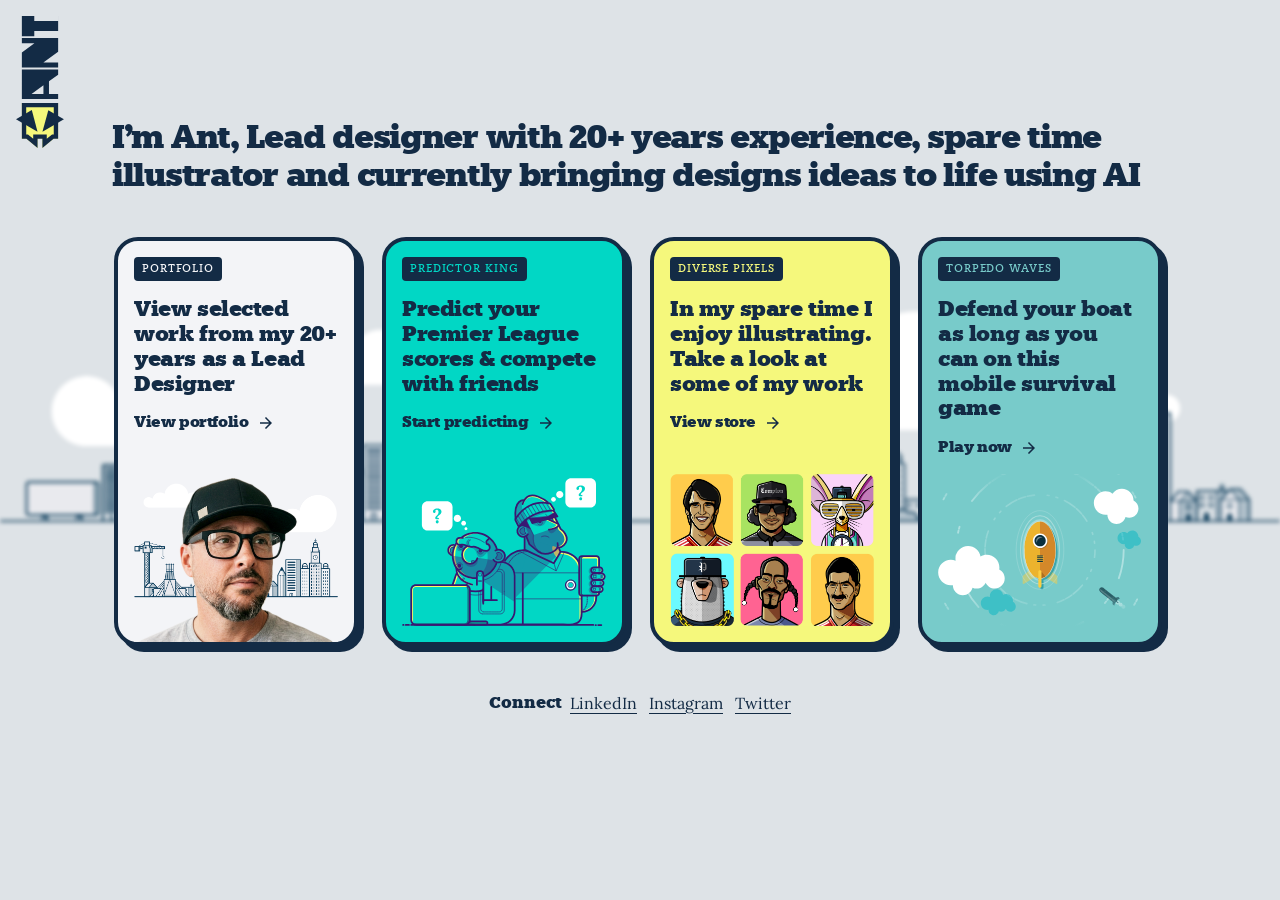
<file: index.html>
<!DOCTYPE html>
<html lang="en">
<head>
  <meta charset="UTF-8">
  <meta name="viewport" content="width=device-width, initial-scale=1">
  <title>Ant Clark – Lead UI/UX Designer & spare time Illustrator, currently bringing ideas to life with AI</title>
  <meta name="description" content="Ant Clark, Liverpool based UX/UI Designer and Illustrator. Portfolio, projects, shop and socials.">
  <link rel="icon" href="favicon.ico" sizes="32x32">
  <link rel="icon" href="favicon.svg" type="image/svg+xml">
  <link rel="apple-touch-icon" href="apple-touch-icon.png">
  <link rel="preconnect" href="https://fonts.googleapis.com">
  <link rel="preconnect" href="https://fonts.gstatic.com" crossorigin>
  <link href="https://fonts.googleapis.com/css2?family=Lora:wght@400&display=swap" rel="stylesheet">
  <link rel="preload" href="fonts/Knile-Black.woff2" as="font" type="font/woff2" crossorigin>
    <link rel="preload" href="fonts/Knile-Medium.woff2" as="font" type="font/woff2" crossorigin>
  <link rel="preload" href="fonts/Knile-Light.woff2" as="font" type="font/woff2" crossorigin>
  <link rel="stylesheet" href="styles.css">
</head>
<body>
  <main class="page">
<picture>
      <source media="(max-width: 1024px)" srcset="images/logos/ant-logo2.svg">
      <img src="images/logos/ant-logo.svg" class="home-intro__logo" alt="Logo">
    </picture>
    <header class="intro">
      <h1 class="intro__title">I'm Ant, Lead designer with 20+ years experience, spare time illustrator and currently bringing designs ideas to life using AI</h1>
      
    </header>
<div class="skyline" >
  <img src="images/bg.png" class="home-intro__image" alt="">
  </div>
      <img src="images/lampost.svg" class="lampost" alt="">
       <img src="images/lampost.svg" class="lampost2" alt="">
    <!--
      PROMO BOX TEMPLATE – copy this block to add a new one.
      Change the colour by swapping the modifier class:
      promo--a, promo--b, promo--c (add more in styles.css).
    -->
    <section class="promos" aria-label="Links">

      <a class="promo promo--a" href="https://antclark.framer.website/" target="_blank">
         <div class="promo__wrapper">

         <div class="promo__content">
          <span class="promo__label">Portfolio</span>
          <h2 class="promo__title">View selected work from my 20+ years as a Lead Designer</h2>
          <span class="promo__link">View portfolio</span>
        </div>
        <div class="promo__media me">
          <img class="promo__image" src="images/portfolio.png" alt="">
        </div>
        </div>
      </a>

      <a class="promo promo--c" href="https://www.predictorking.co.uk" target="_blank">
         <div class="promo__wrapper">

         <div class="promo__content">
          <span class="promo__label">PREDICTOR KING</span>
          <h2 class="promo__title">Predict your Premier League scores & compete with friends</h2>
          <span class="promo__link">Start predicting</span>
        </div>
        <div class="promo__media">
          <img class="promo__image" src="images/predict.svg" alt="">
        </div>
        </div>
      </a>


       <a class="promo promo--b" href="https://antclark.co.uk/diversepixels/" target="_blank">
         <div class="promo__wrapper">
         <div class="promo__content">
          <span class="promo__label">DIVERSE PIXELS</span>
          <h2 class="promo__title">In my spare time I enjoy illustrating. Take a look at some of my work</h2>
          <span class="promo__link">View store</span>
        </div>
        <div class="promo__media">
          <img class="promo__image" src="images/diversepixels2.png" alt="">
        </div>
        </div>
      </a>

 
       <a class="promo promo--d" href="https://torpedowaves.netlify.app/" target="_blank">
         <div class="promo__wrapper">

         <div class="promo__content">
          <span class="promo__label">TORPEDO WAVES</span>
          <h2 class="promo__title">Defend your boat as long as you can on this mobile survival game</h2>
          <span class="promo__link">Play now</span>
        </div>
        <div class="promo__media">
          <img class="promo__image" src="images/torpedo.svg" alt="">
        </div>
        </div>
      </a>

    </section>

    <footer class="connect">
      <h3 class="connect__title">Connect</h3>
      <ul class="connect__list">
        <li><a class="connect__link" href="https://www.linkedin.com/in/anthony-clark-53748021/">LinkedIn</a></li>
        <li><a class="connect__link" href="https://www.instagram.com/diverse__pixels/">Instagram</a></li>
        <li><a class="connect__link" href="https://twitter.com/Diverse__Pixels">Twitter</a></li>
      </ul>
    </footer>

  </main>
</body>
</html>
</file>
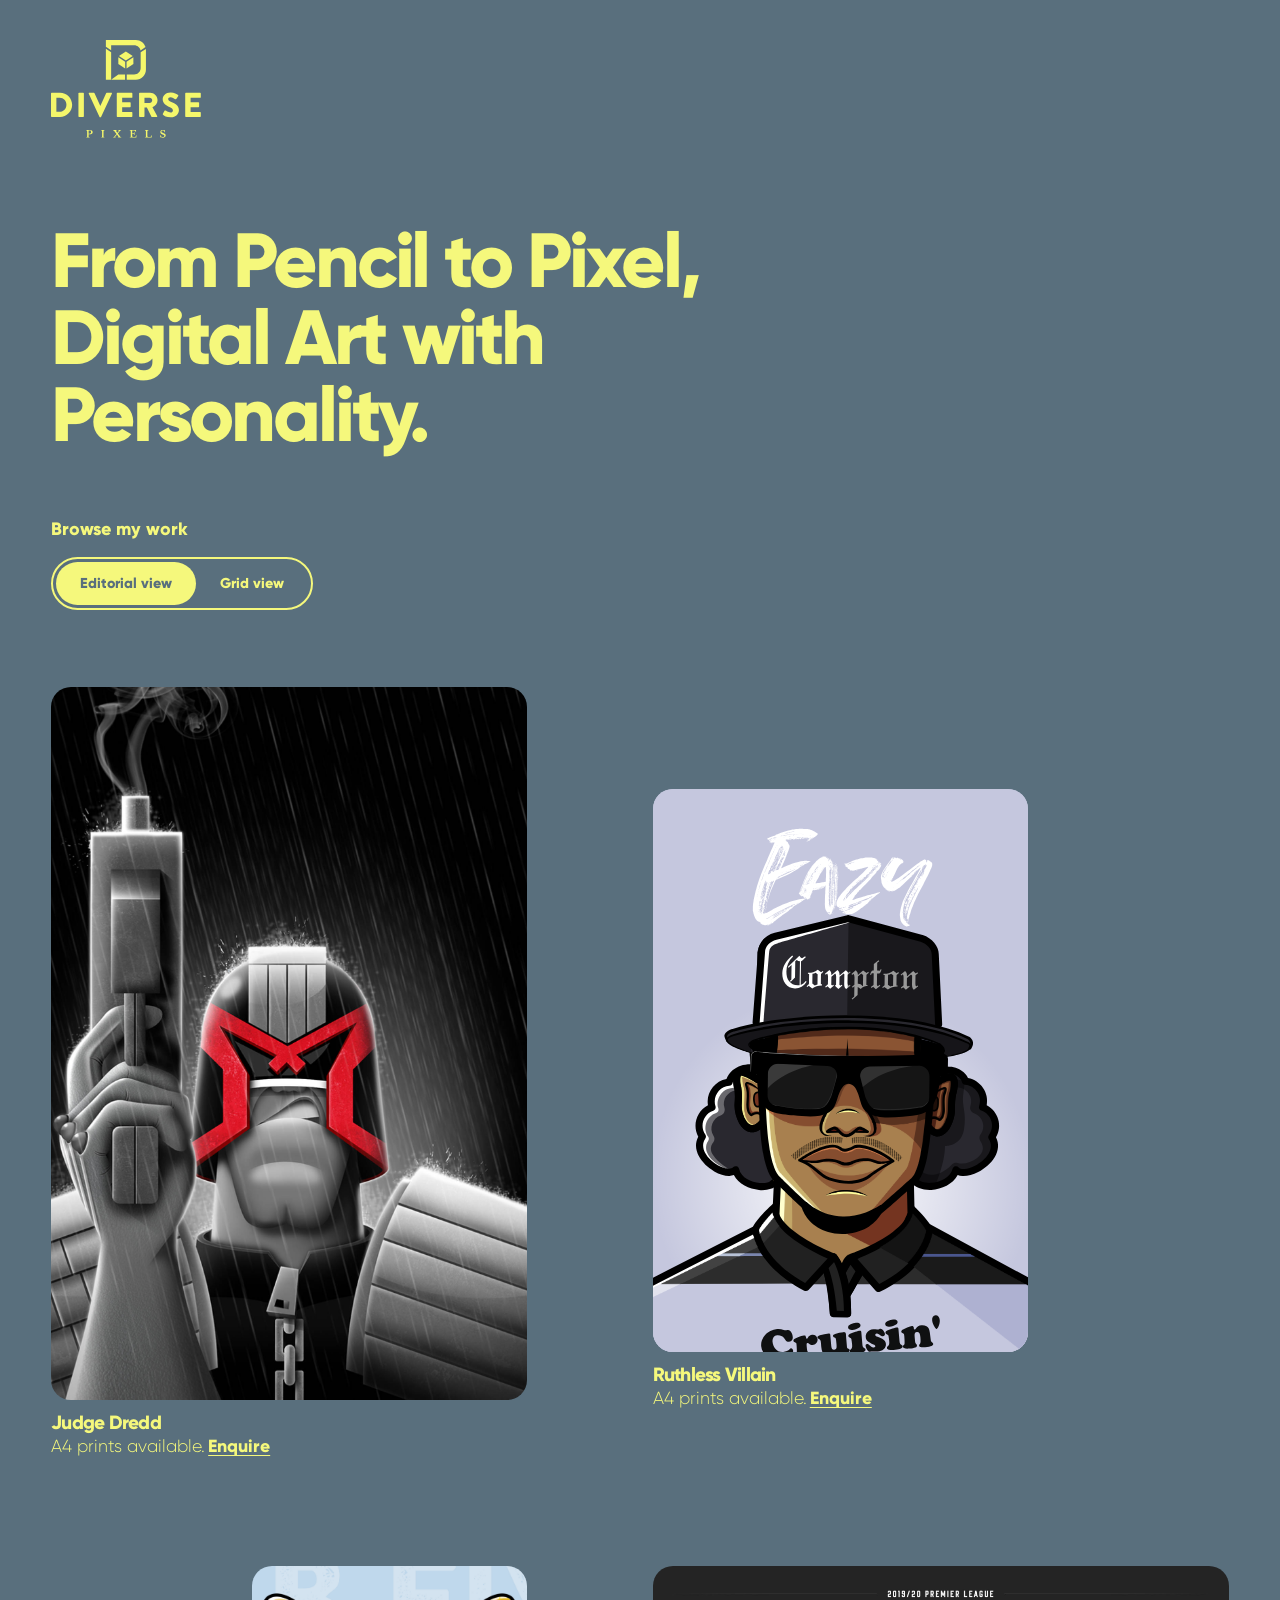
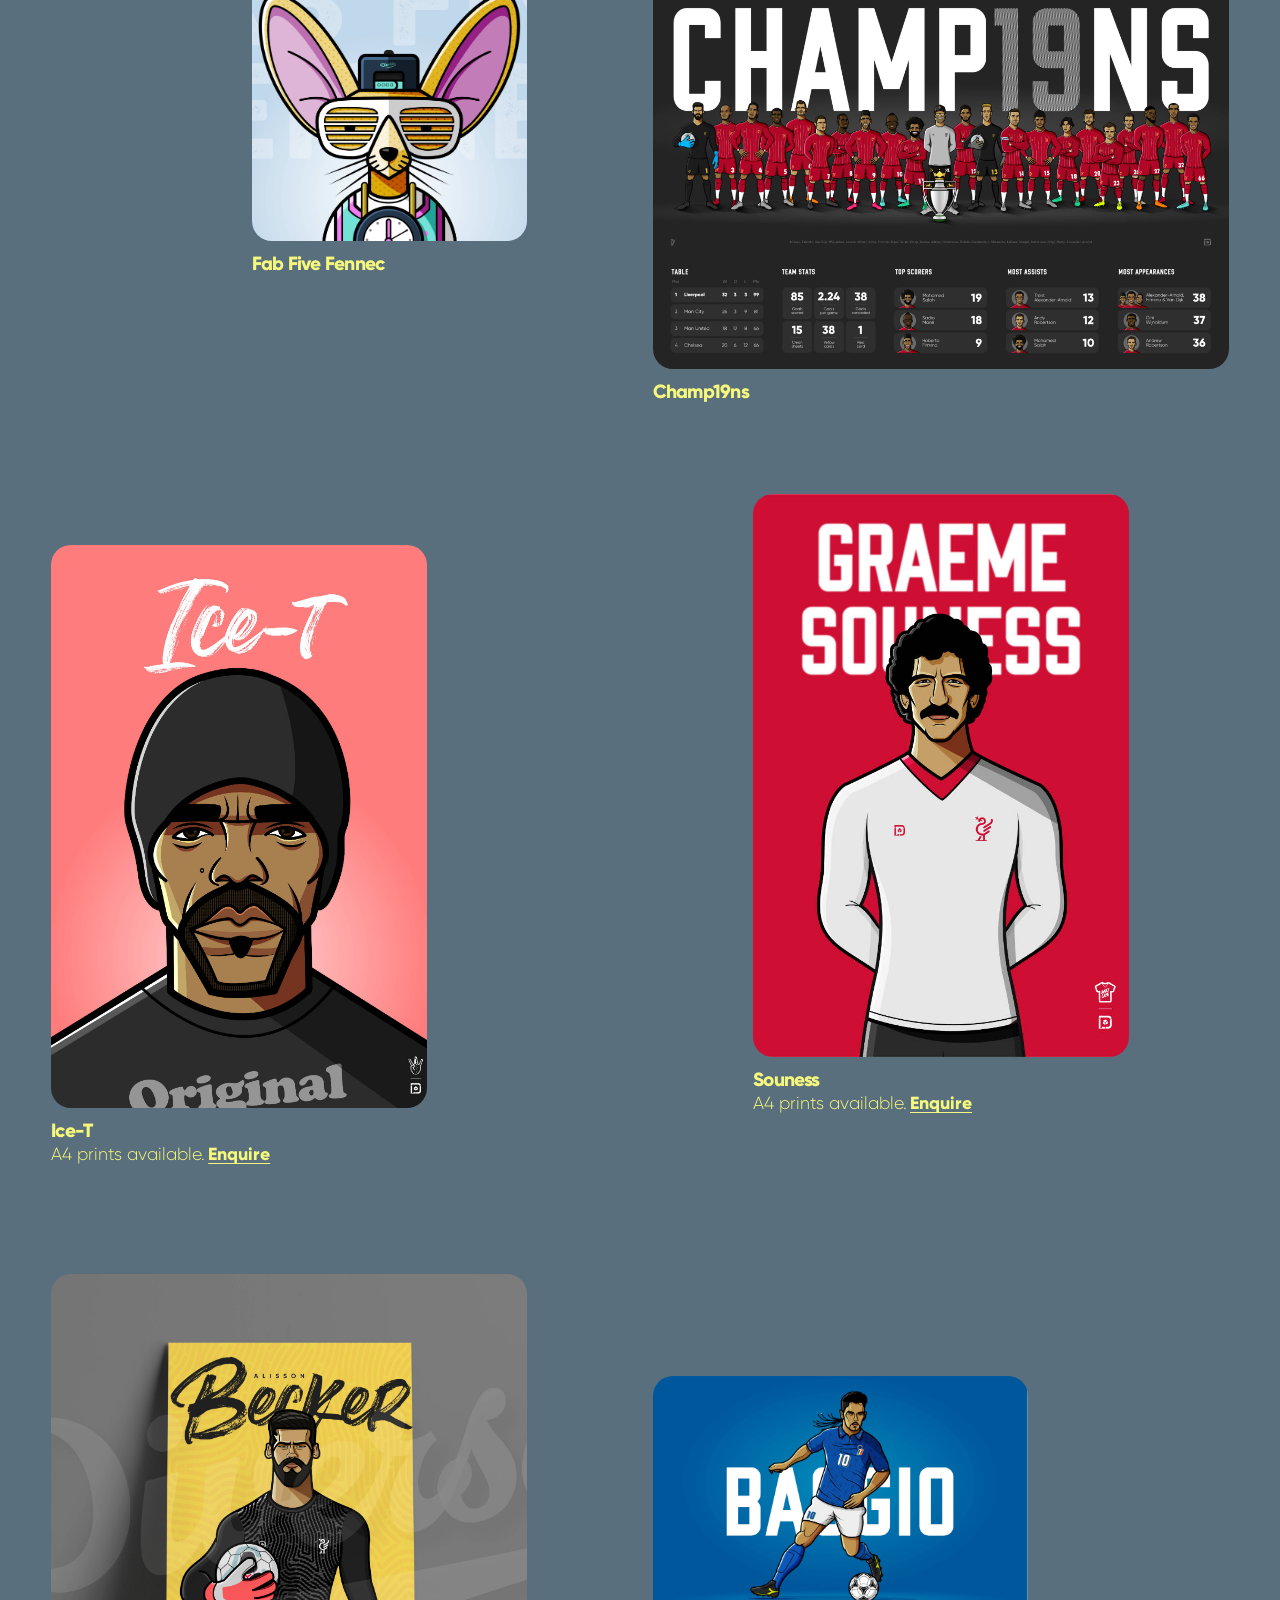
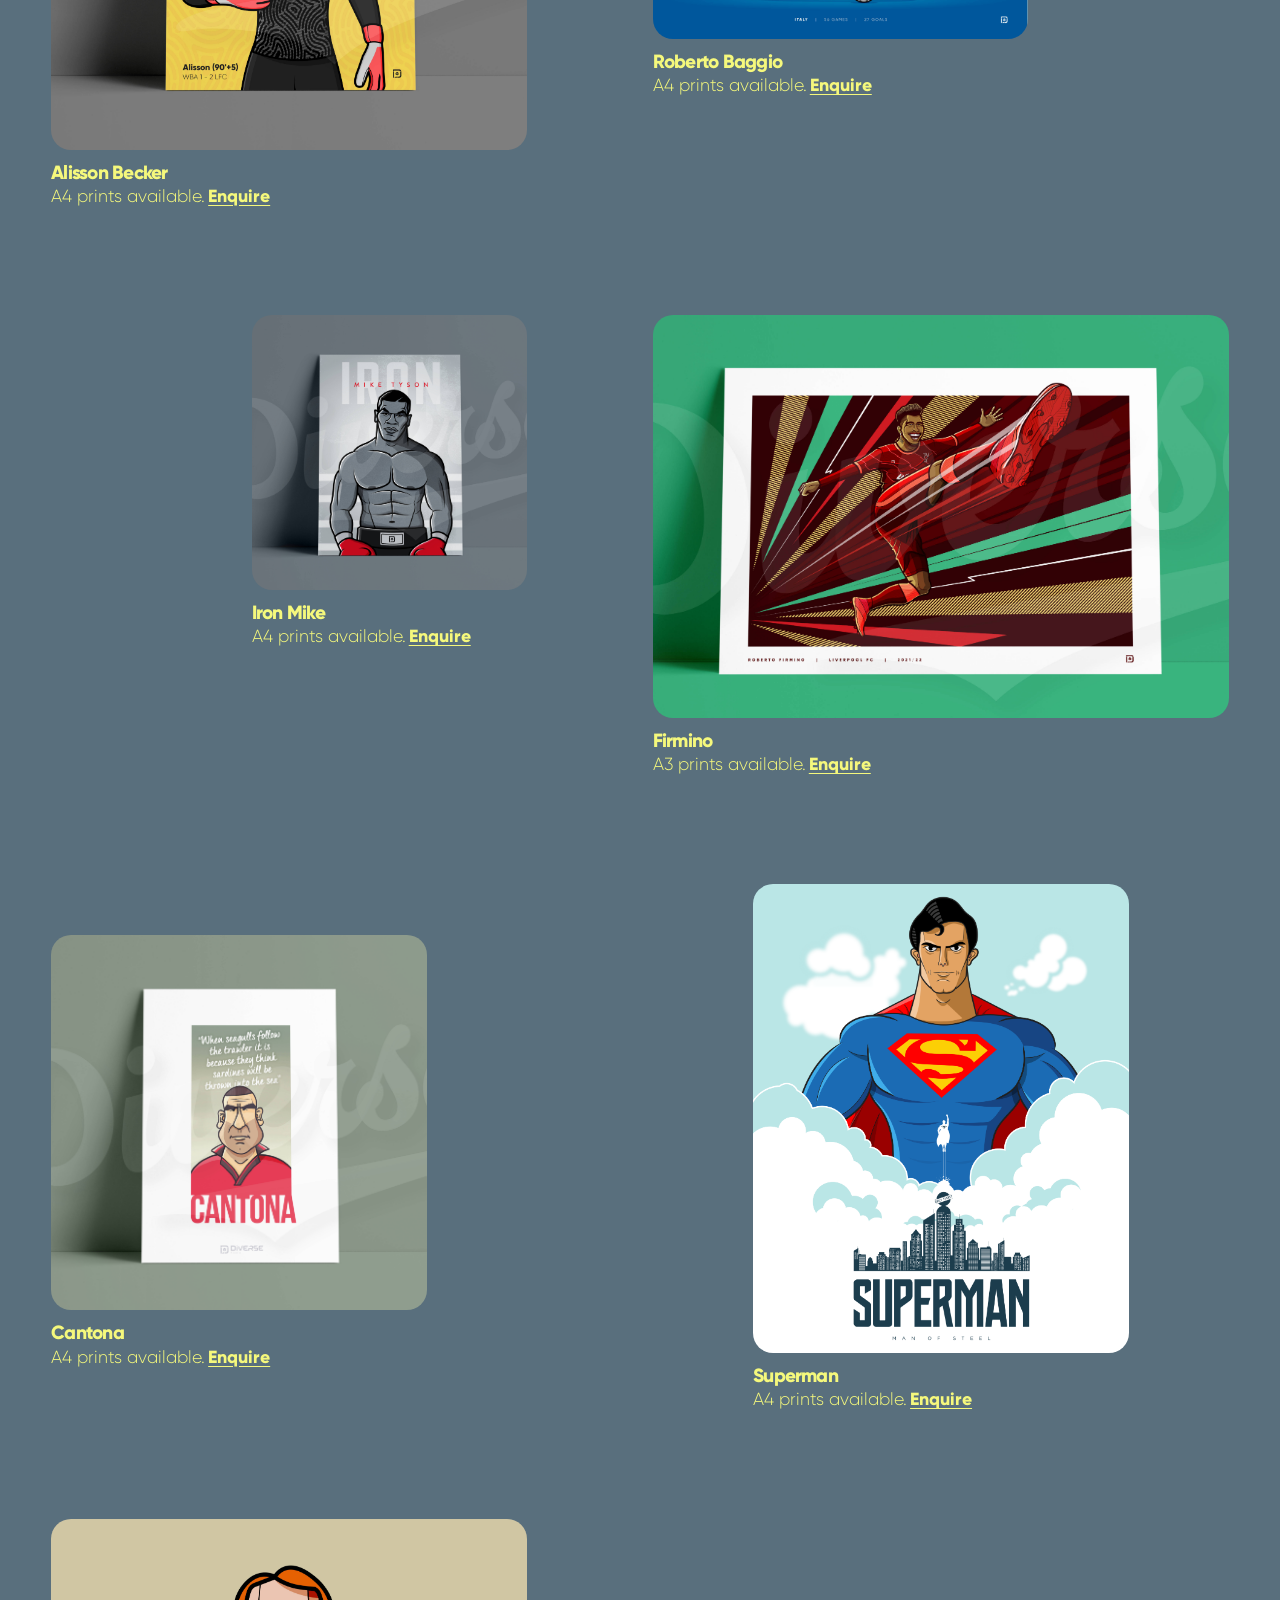
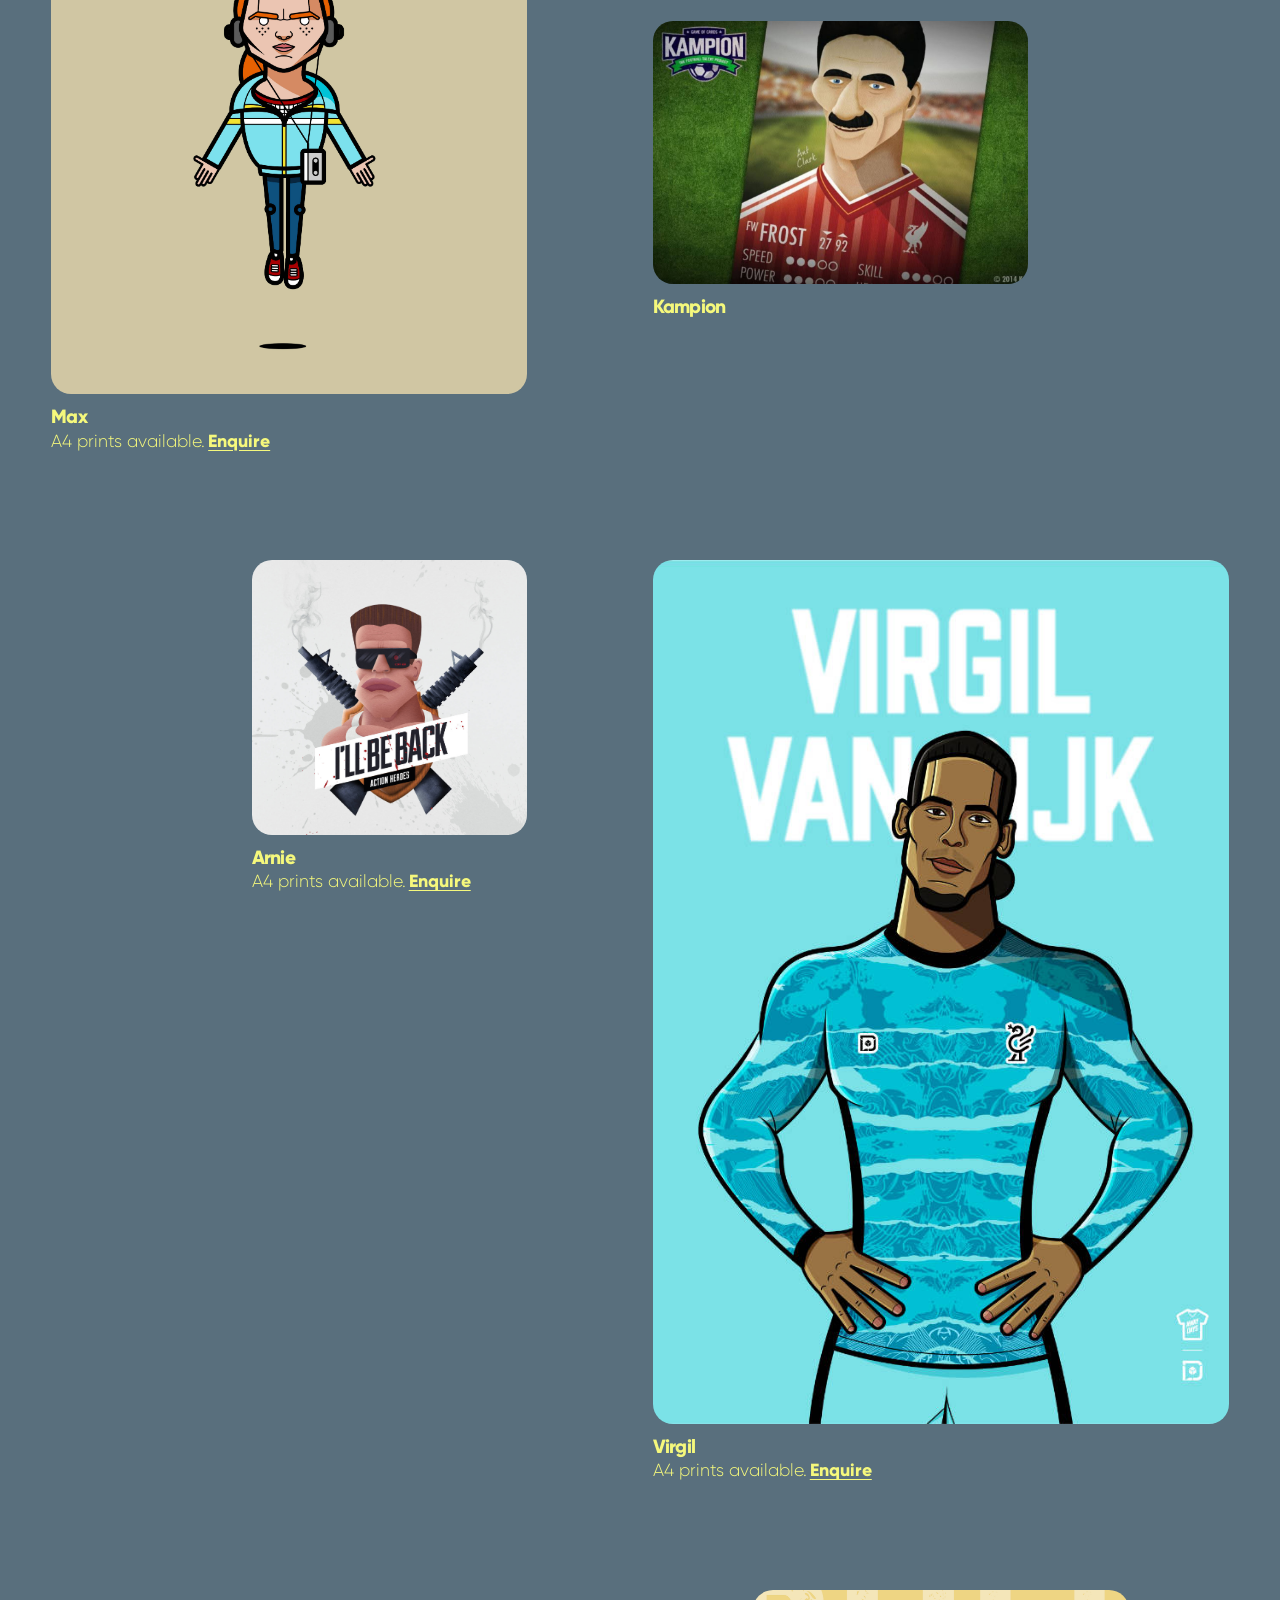
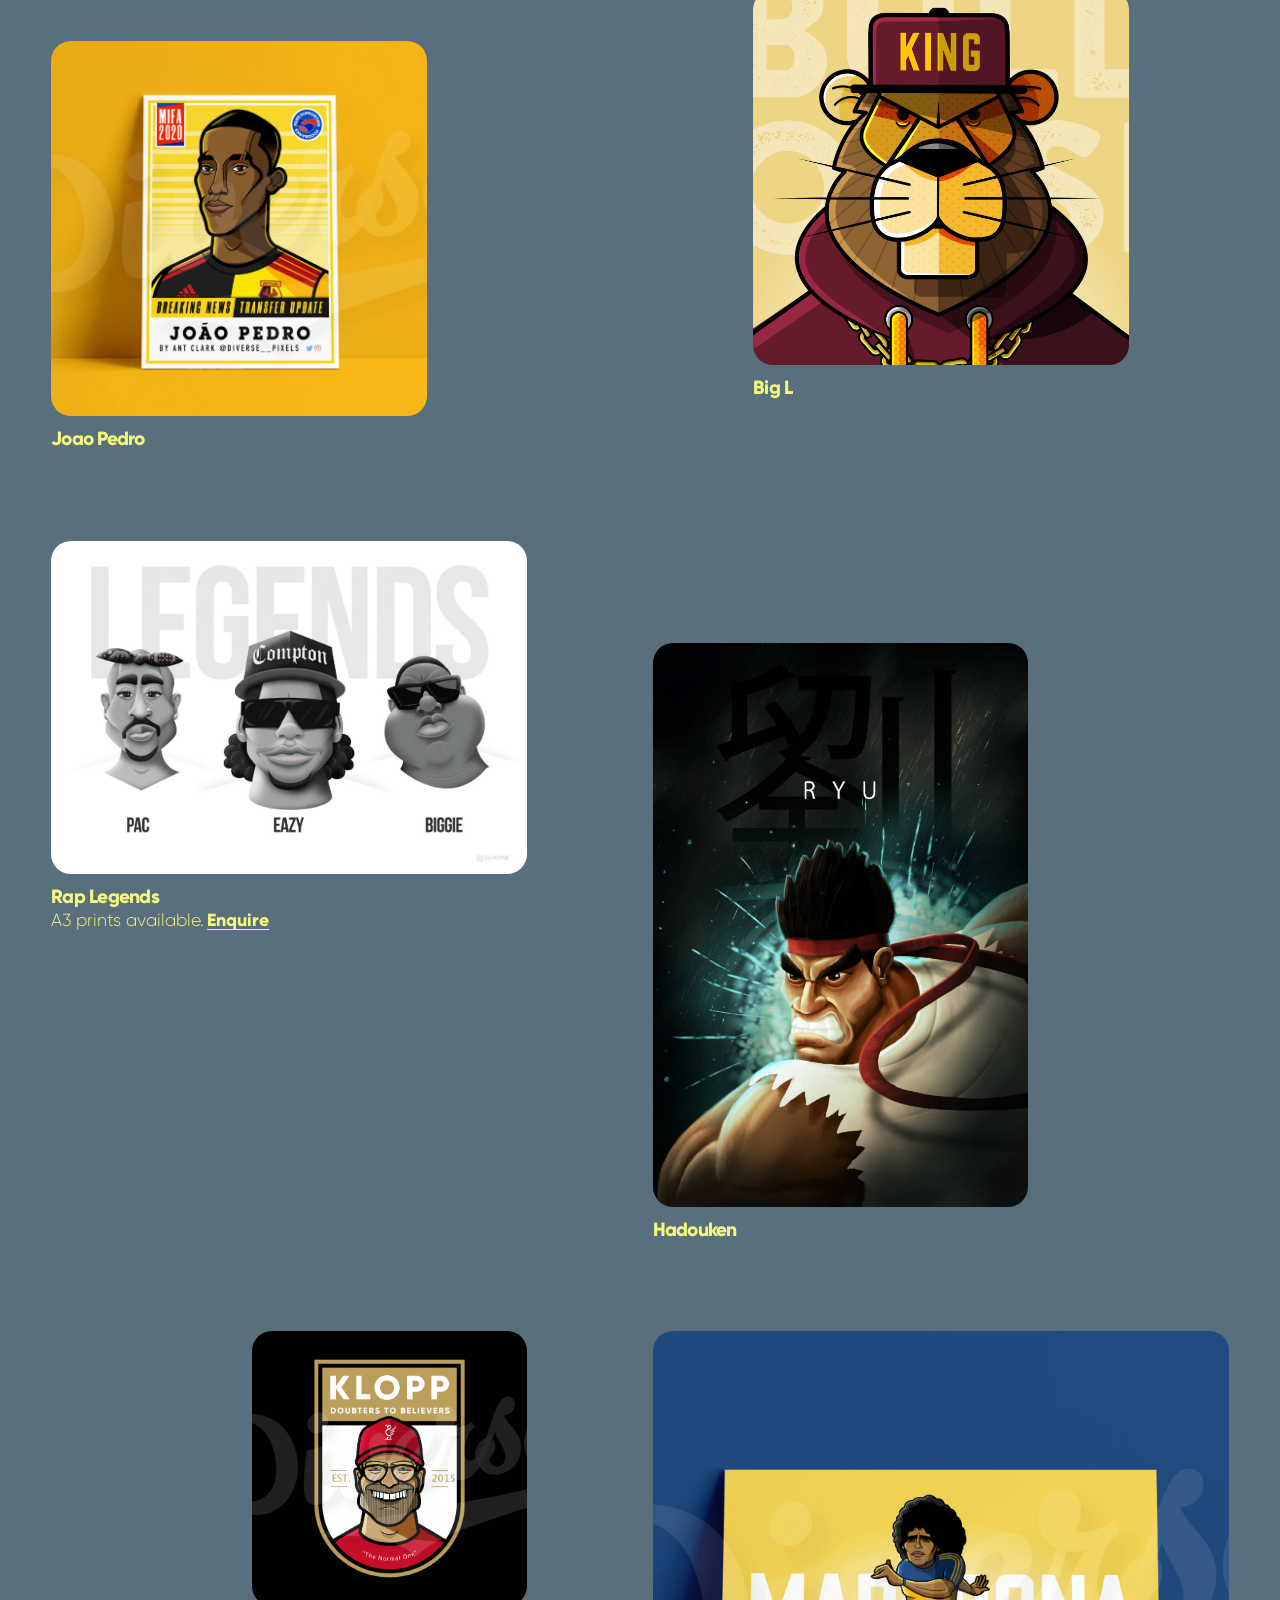
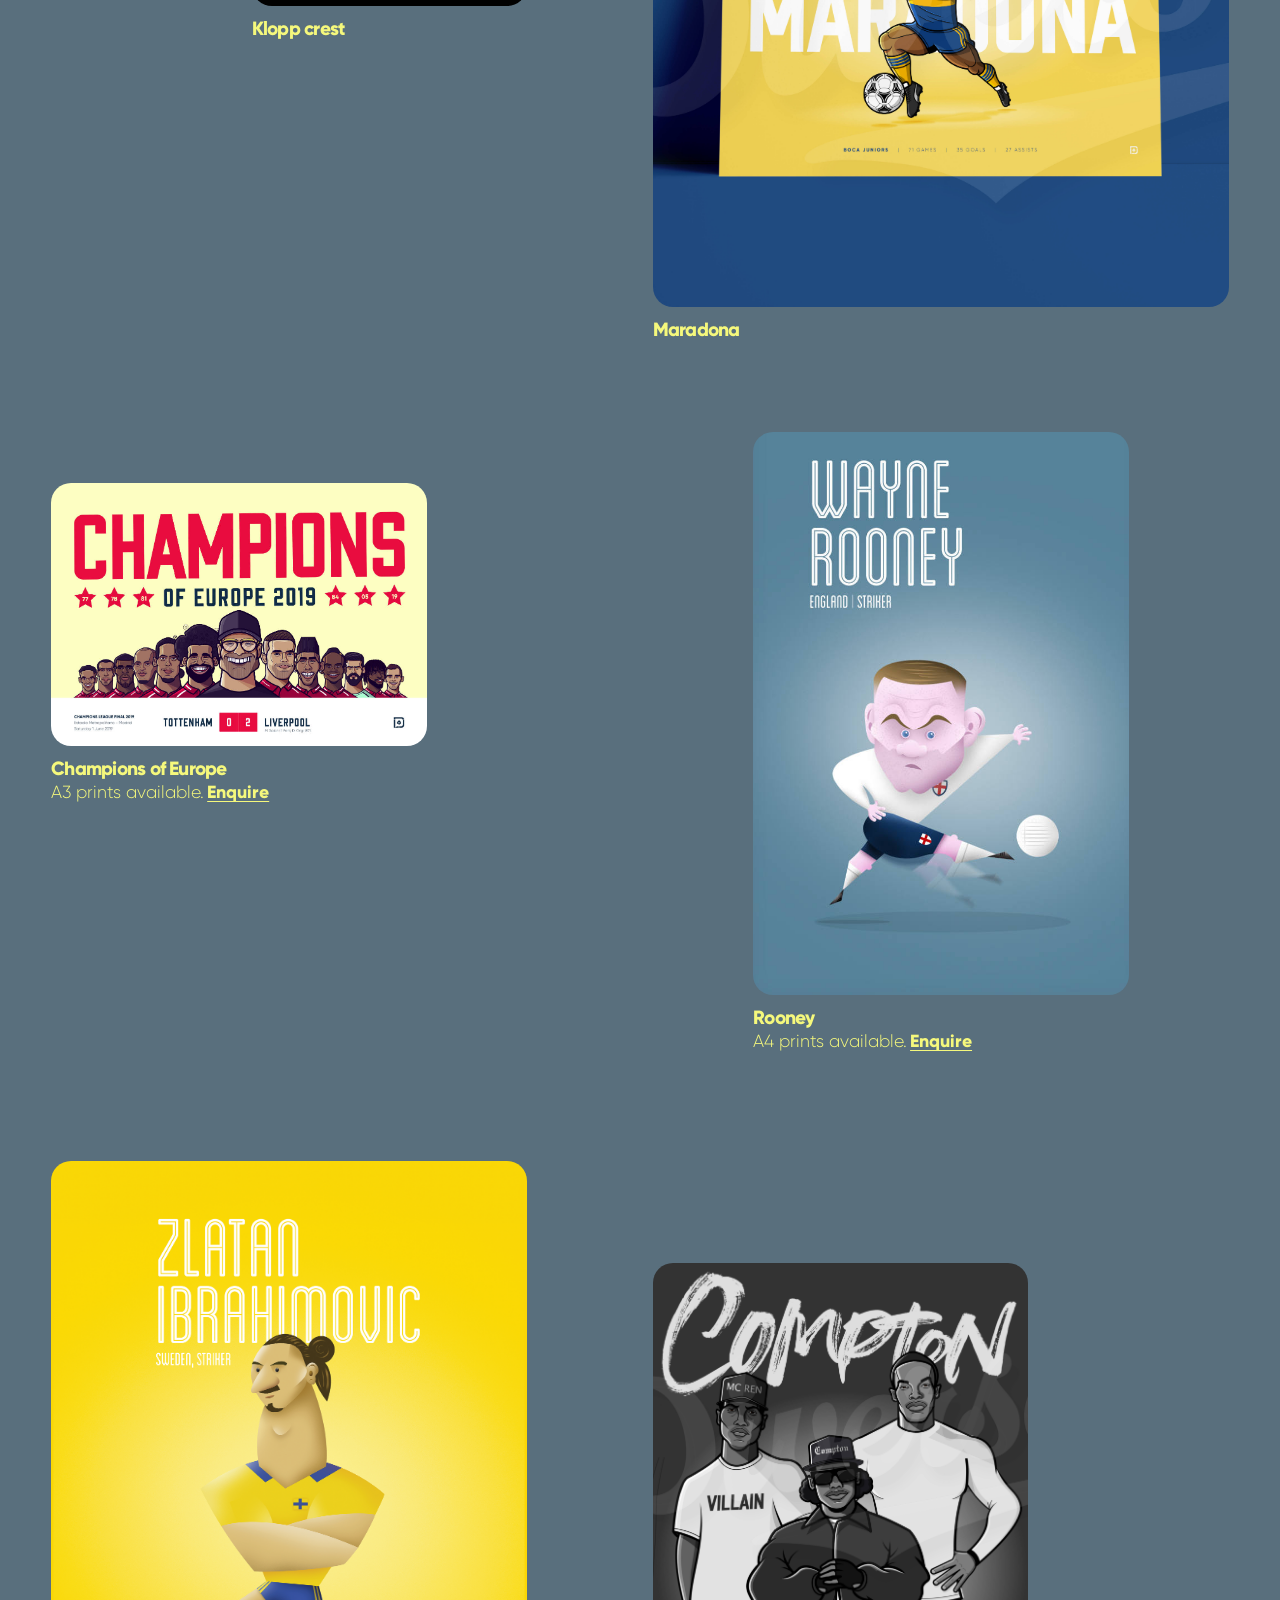
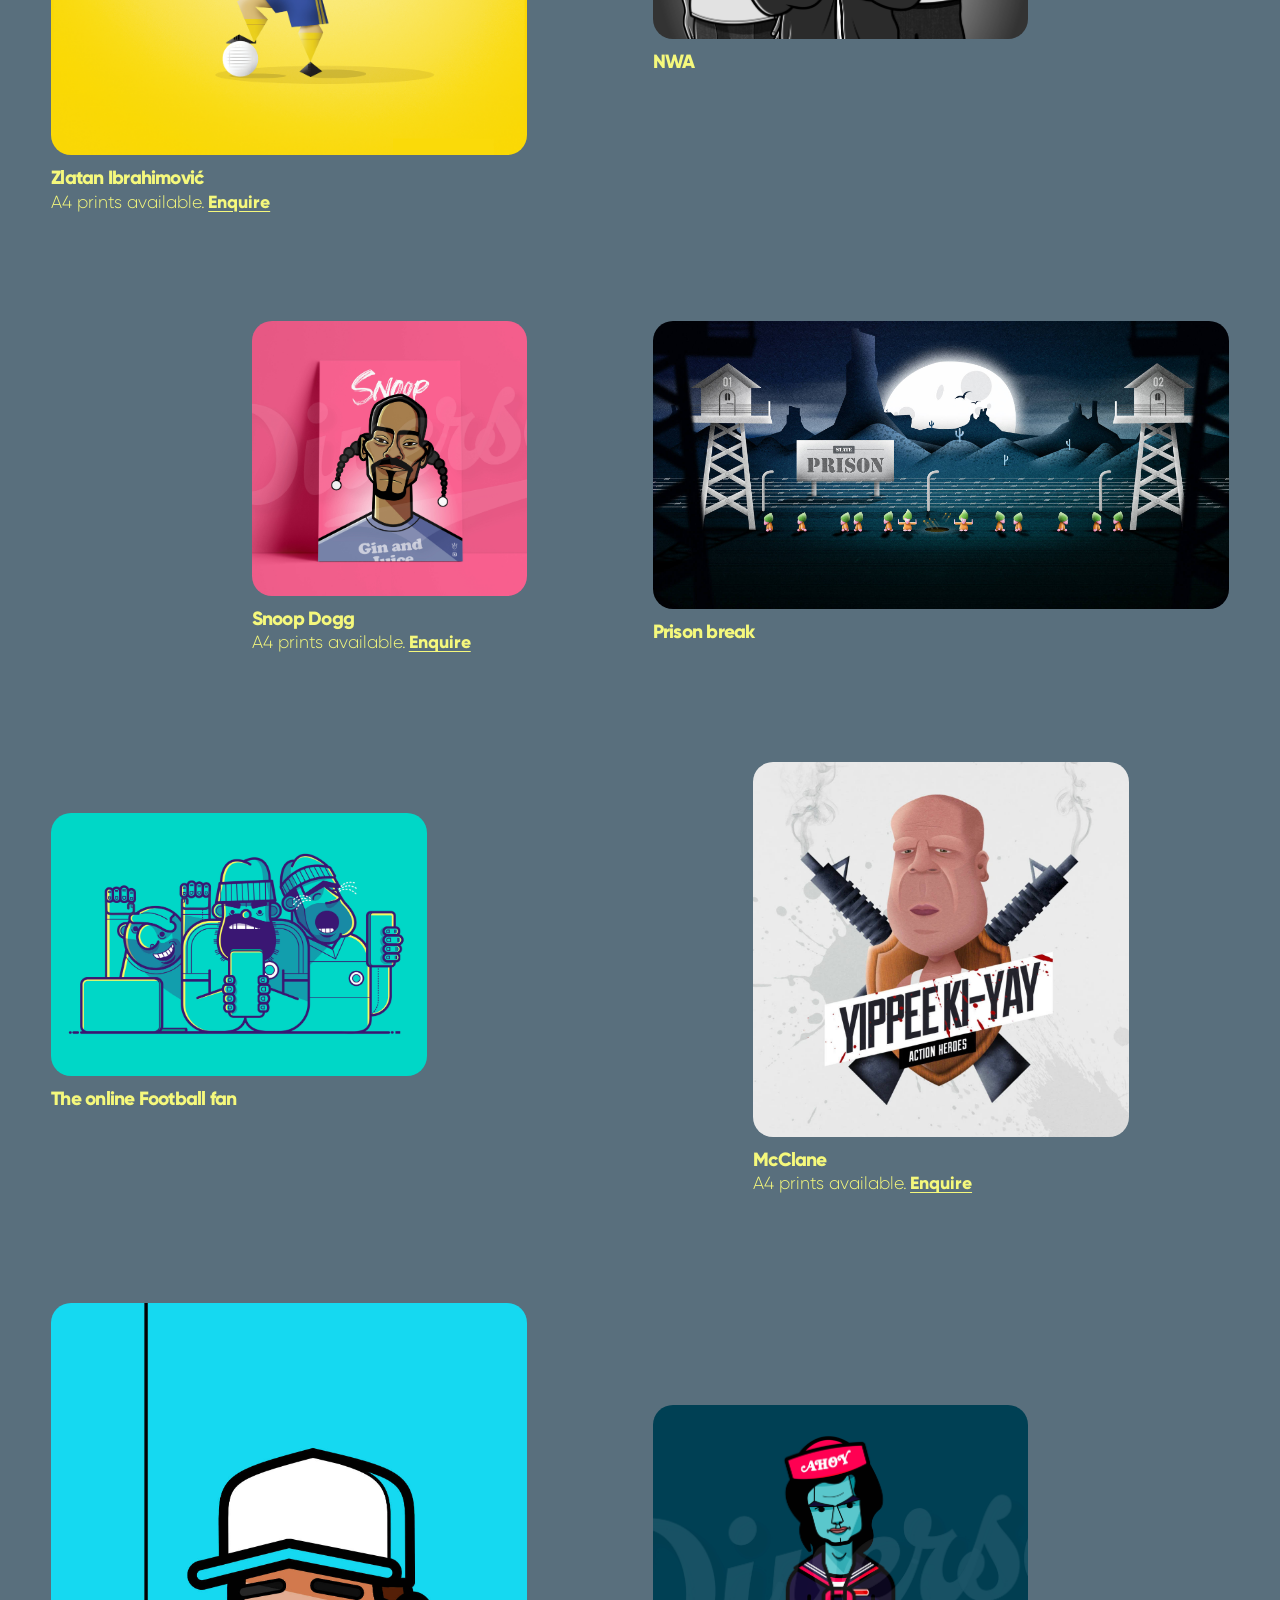
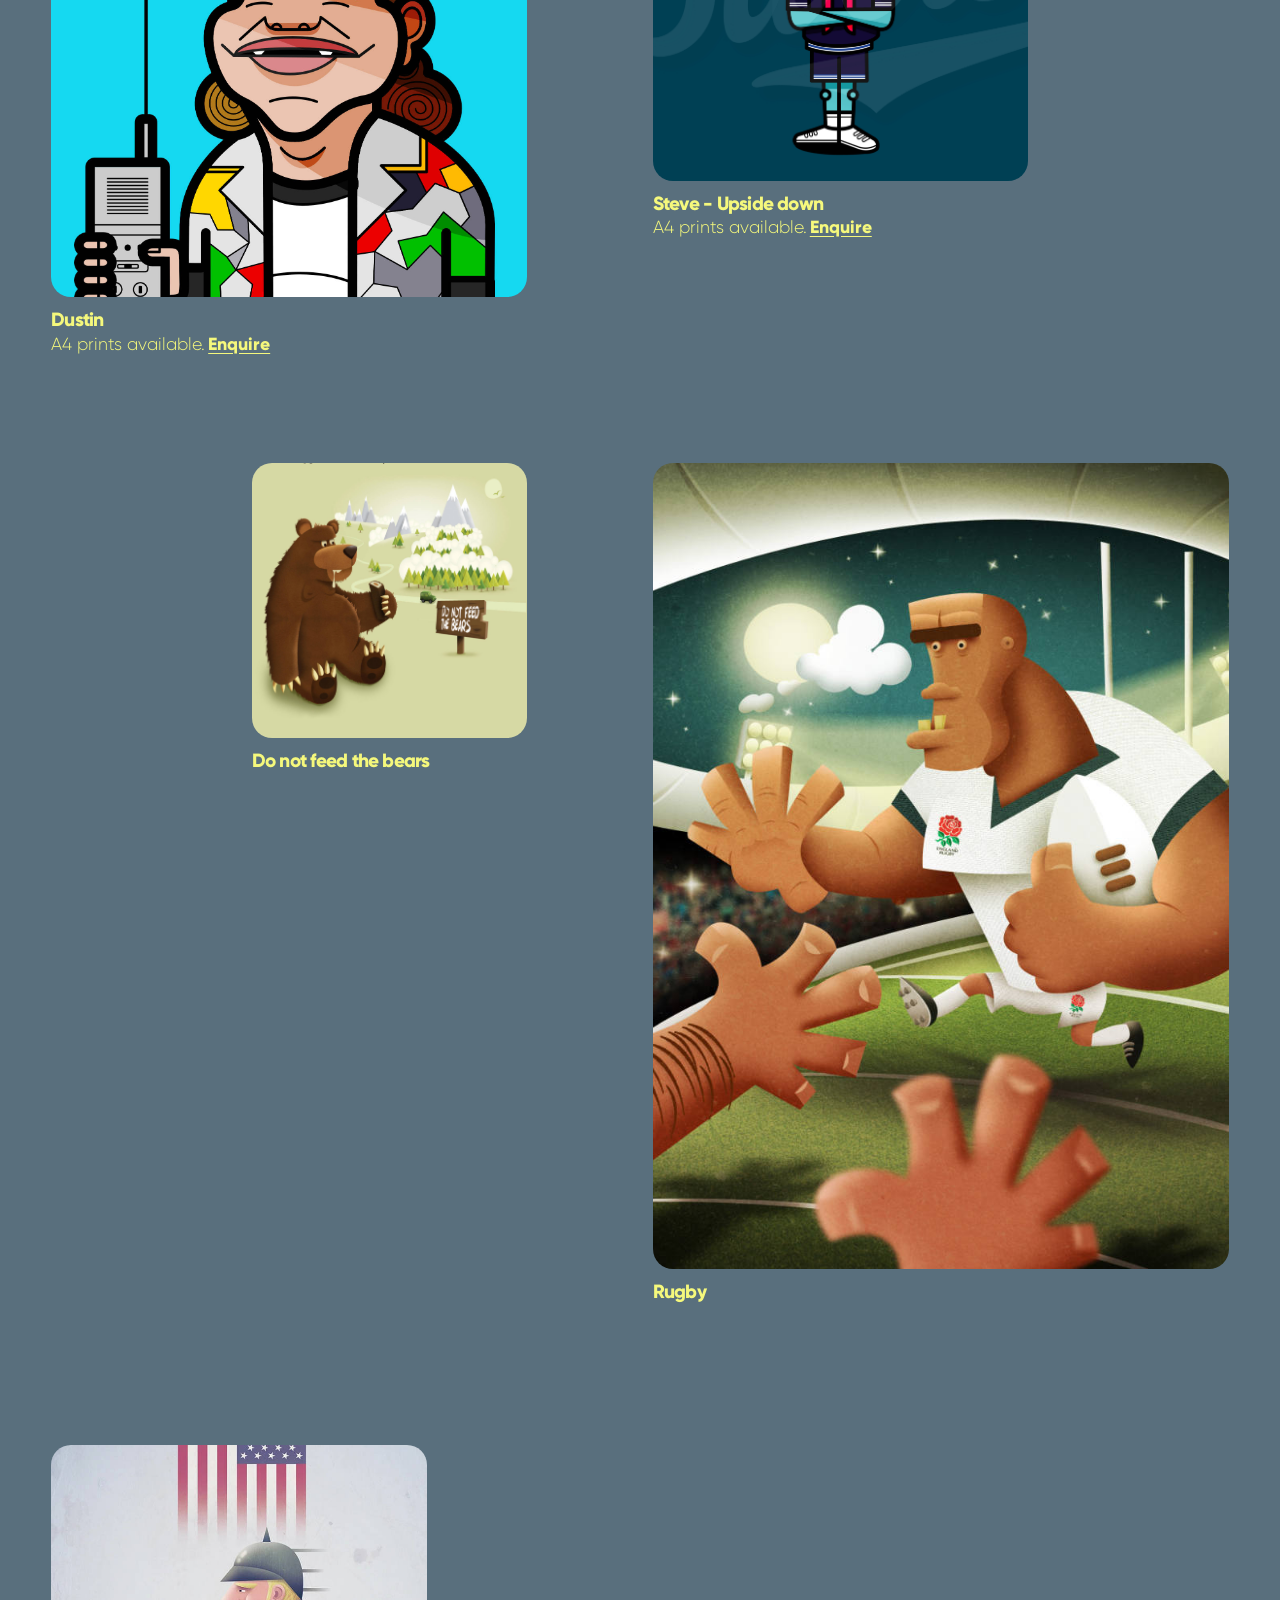
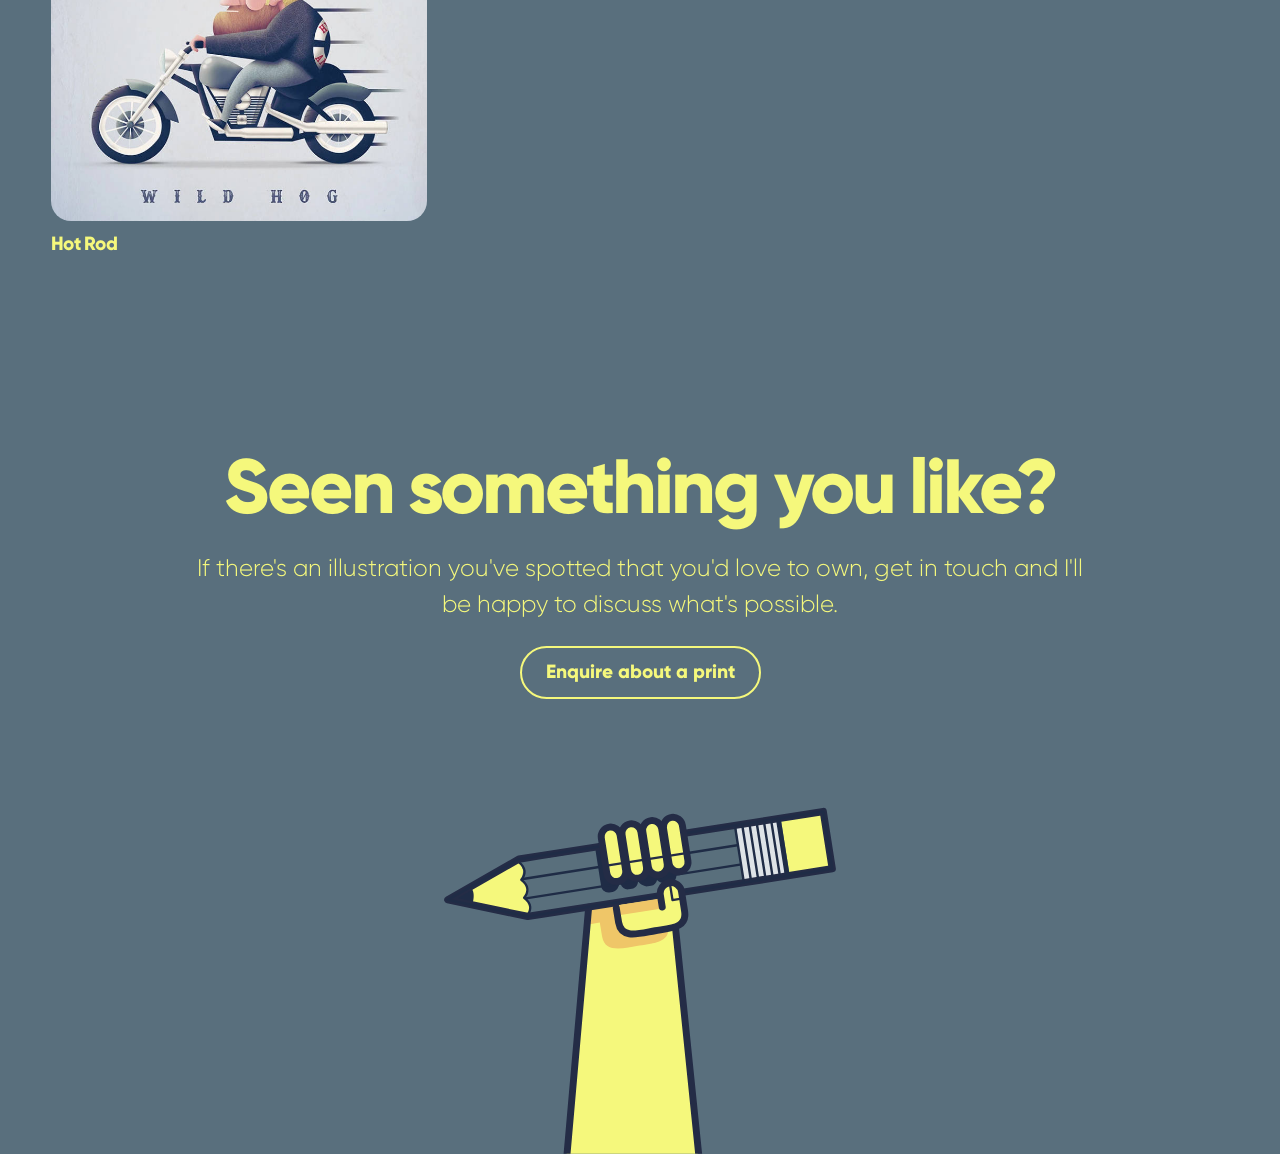
<file: diversepixels/index.html>
<!DOCTYPE html>
<html lang="en" class="is-loading">
<head>
<meta charset="utf-8">
<meta name="viewport" content="width=device-width, initial-scale=1">
<title>Diverse Pixels - Illustration work of Ant Clark</title>
  <link rel="stylesheet" href="diverse.css">
    <link rel="icon" href="favicon.ico" sizes="32x32">
  <link rel="icon" href="favicon.svg" type="image/svg+xml">
  <link rel="apple-touch-icon" href="apple-touch-icon.png">
<link rel="preconnect" href="https://fonts.googleapis.com">
<link rel="preconnect" href="https://fonts.gstatic.com" crossorigin>
<link href="https://fonts.googleapis.com/css2?family=Familjen+Grotesk:wght@400;600&display=swap" rel="stylesheet">
<style>
  /* Pieces with no link yet: a plain div, not clickable, but keeps the hover swap */
  .work .no-link { display: block; cursor: default; }
  @media (hover: hover) {
    .work .no-link:hover .alt { opacity: 1; }
  }

  /* Back to top button: fixed bottom right, fades in after scrolling */
  .to-top {
    position: fixed;
    right: clamp(16px, 3vw, 32px);
    bottom: calc(clamp(16px, 3vw, 32px) + env(safe-area-inset-bottom, 0px));
    width: 56px;
    height: 56px;
    padding: 0;
    display: flex;
    align-items: center;
    justify-content: center;
    border: 2px solid var(--ink);
    border-radius: 50%;
    background: var(--ink);
    color: var(--bg);
    cursor: pointer;
    z-index: 100;
    opacity: 0;
    visibility: hidden;
    transform: translateY(8px);
    transition: opacity 0.3s ease, transform 0.3s ease, visibility 0.3s, background 0.2s ease, color 0.2s ease;
  }
  .to-top.visible { opacity: 1; visibility: visible; transform: none; }
  .to-top:hover { background: var(--bg); color: var(--ink); }
  .to-top:focus-visible { outline: 2px solid var(--ink); outline-offset: 3px; }
  .to-top svg { width: 28px; height: 28px; fill: currentColor; }
  @media (prefers-reduced-motion: reduce) {
    .to-top { transition: none; }
  }

  /* Animated pieces: a live SVG layer sits on top of the static poster image,
     and the hover image sits on top of both, so the hover swap works as before */
  .frame[data-animated] { position: relative; overflow: hidden; }
  .frame[data-animated] .anim {
    position: absolute; inset: 0; z-index: 1;
    opacity: 0; transition: opacity 0.5s ease; pointer-events: none;
  }
  .frame[data-animated] .anim.ready { opacity: 1; }
  .frame[data-animated] .anim svg { display: block; width: 100%; height: 100%; }
  .frame[data-animated] .alt { position: absolute; inset: 0; width: 100%; height: 100%; object-fit: cover; z-index: 2; }
  @media (prefers-reduced-motion: reduce) {
    .frame[data-animated] .anim { display: none; }
  }

  /* ---------- Loader overlay ---------- */
  html.is-loading { overflow: hidden; }
  .loader {
    position: fixed; inset: 0; z-index: 9999;
    display: flex; align-items: center; justify-content: center;
    background: var(--ink, #F5F87C);                         /* yellow */
    transition: transform 0.9s cubic-bezier(0.77, 0, 0.18, 1);
    /* failsafe: if the script never finishes, the overlay still leaves after 20s */
    animation: loader-failsafe 0.01s linear 20s forwards;
  }
  .loader.is-done { transform: translateY(-100%); }          /* swipes off the top */
  /* the logo is recoloured to solid grey whatever colour the file is (alpha/shape is kept) */
  .loader-logo {
    width: clamp(160px, 12vw, 200px);
    animation: fade 0.5s ease-in-out;
  }
  .loader-logo img { display: block; width: 100%; height: auto; filter: url(#loader-grey); }
  @keyframes loader-blink { 0%, 45% { opacity: 1; } 55%, 90% { opacity: 0.08; } 100% { opacity: 1; } }
  @keyframes loader-failsafe { to { transform: translateY(-100%); visibility: hidden; } }
  @media (prefers-reduced-motion: reduce) {
    .loader { transition: opacity 0.4s ease; animation: none; }
    .loader.is-done { transform: none; opacity: 0; }
    .loader-logo { animation: none; }
  }
</style>
<noscript><style>.loader { display: none; } html.is-loading { overflow: auto; }</style></noscript>

</head>
<body>

<div class="loader" id="loader" role="status" aria-label="Loading">
  <div class="loader-logo"><img src="images/logo2.svg" alt="DiversePixels"></div>
  <!-- recolours the logo to solid #596F7D, keeping its shape -->
  <svg width="0" height="0" style="position:absolute" aria-hidden="true" focusable="false">
    <filter id="loader-grey" color-interpolation-filters="sRGB">
      <feColorMatrix type="matrix" values="0 0 0 0 0.349  0 0 0 0 0.435  0 0 0 0 0.490  0 0 0 1 0"/>
    </filter>
  </svg>
</div>

<header class="site-header"><div class="container nav">
  <a class="brand" href="index.html"><img class="logo" src="images/logo2.svg" alt="DiversePixels"></a>
  <div class="container">
 
 <h1>From Pencil to Pixel, Digital Art with Personality.</h1>
<div class="browse-work">
  <span>Browse my work</span>

  <div class="switch" role="group" aria-label="Layout">
    <button type="button" data-layout="offgrid" aria-pressed="true">Editorial view</button>
    <button type="button" data-layout="mosaic" aria-pressed="false">Grid view</button>
  </div>
      </div>
</header>

<main class="grid" id="grid" data-layout="offgrid"></main>

<footer class="site-footer">
  <div class="container about">
    <h2>Seen something you like?</h2>
    <p>If there's an illustration you've spotted that you'd love to own, get in touch and I'll be happy to discuss what's possible.</p>
      <a class="button secondary" href="mailto:diversepixels@gmail.com?subject=Print%20enquiry">Enquire about a print</a>
  </div>
    <img src="images/pencil.svg" alt="">
</footer>

<button type="button" class="to-top" id="toTop" aria-label="Back to top">
  <svg viewBox="0 -960 960 960" aria-hidden="true"><path d="M440-160v-487L216-423l-56-57 320-320 320 320-56 57-224-224v487h-80Z"/></svg>
</button>

<script>
/* =========================================================
   ADD YOUR WORK HERE
   One object per piece. The order here is the order on the page.

   title : text shown under the image
   link  : where the image goes when clicked.
           Use "#" (or leave empty) for no link yet: the piece
           is not clickable and the hover effect still works.
           Add a real URL later and it becomes a link.
   src   : the main image
   hover : the second version, shown on hover
   animated : optional, an animated SVG (e.g. "images/animated/eazy.svg").
           It plays on top of src, which stays as the still poster
           (shown while it loads, and for visitors who prefer reduced motion).
           The hover image still swaps in over the top.
   ratio : optional, the image shape as "width / height"
           (e.g. "1 / 1", "4 / 5", "16 / 9"). Default is "4 / 5".
           Both layouts keep every image at its own ratio.

   Use your own files, e.g. src: "images/forest.jpg"
   The placeholders below (ph) can be deleted.
   ========================================================= */
const works = [
    { title: "Judge Dredd",  link: "#", src: "images/grid/dredd.jpg", hover: "images/grid/dredd2.jpg", ratio: "4 / 6", printSizes: ["A4"]},
    { title: "Ruthless Villain",   link: "#", src: "images/grid/eazy.jpg", animated: "images/animated/eazy.svg", hover: "images/grid/mcren2.jpg", ratio: "4 / 6", printSizes: ["A4"]},
  { title: "Fab Five Fennec",   link: "#", src: "images/grid/nwa.jpg", hover: "images/grid/nwa2.jpg", ratio: "1 / 1" },
  { title: "Champ19ns",  link: "#", src: "images/grid/champ19ns.jpg", hover:  "images/grid/champ19ns2.jpg", ratio: "4 / 2.8" },
    { title: "Ice-T",   link: "#", src: "images/grid/icet.jpg", hover: "images/grid/icet2.jpg", ratio: "4 / 6", printSizes: ["A4"]},
      { title: "Souness",  link: "#", src: "images/grid/souness.jpg", hover: "images/grid/souness2.jpg", ratio: "4 / 6", printSizes: ["A4"]},


      { title: "Alisson Becker",  link: "#", src: "images/grid/becker.jpg", hover: "images/grid/becker2.jpg", ratio: "4 / 4", printSizes: ["A4"]},
    { title: "Roberto Baggio", link: "#", src: "images/grid/baggio.jpg", hover: "images/grid/baggio2.jpg", ratio: "4 / 2.8", printSizes: ["A4"]},
  { title: "Iron Mike",  link: "#", src: "images/grid/tyson.jpg", hover: "images/grid/tyson2.jpg", ratio: "4 / 4" , printSizes: ["A4"]},
  { title: "Firmino",   link: "#", src: "images/grid/bobby.jpg", hover: "images/grid/bobby2.jpg", ratio: "4 / 2.8", printSizes: ["A3"]},
    { title: "Cantona",  link: "#", src: "images/grid/seagulls.jpg", hover: "images/grid/seagulls2.jpg", ratio: "4 / 4", printSizes: ["A4"]},
    { title: "Superman",   link: "#", src: "images/grid/supes.png", hover: "images/grid/supes2.jpg", ratio: "4 / 5", printSizes: ["A4"]},
     { title: "Max",  link: "#", src: "images/grid/st.jpg", hover: "images/grid/max2.jpg", ratio: "4 / 4", printSizes: ["A4"]},
         { title: "Kampion", link: "#", src: "images/grid/rush.jpg", hover: "images/grid/rush2.jpg", ratio: "4 / 2.8" },
          { title: "Arnie",  link: "#", src: "images/grid/arnie.jpg", hover: "images/grid/arnie2.jpg", ratio: "4 / 4", printSizes: ["A4"]},
            { title: "Virgil", link: "#", src: "images/grid/virgil.jpg", hover: "images/grid/virgil2.jpg", ratio: "4 / 6", printSizes: ["A4"]},
      { title: "Joao Pedro",  link: "#", src: "images/grid/joao.jpg", hover: "images/grid/joao2.jpg", ratio: "4 / 4"},

    { title: "Big L",  link: "#", src: "images/grid/king.jpg", hover: "images/grid/king2.jpg", ratio: "4 / 4" },
              { title: "Rap Legends",  link: "#", src: "images/grid/rappers.jpg", hover: "images/grid/rappers2.jpg", ratio: "4 / 2.8" , printSizes: ["A3"]},
               { title: "Hadouken", link: "#", src: "images/grid/ryu.jpg", hover: "images/grid/ryu2.jpg", ratio: "4 / 6" },
                      { title: "Klopp crest",  link: "#", src: "images/grid/klopp.jpg", hover: "images/grid/klopp2.jpg", ratio: "4 / 4" },
  { title: "Maradona", link: "#", src: "images/grid/diego.jpg", hover: "images/grid/diego2.jpg", ratio: "6 / 6" },


       { title: "Champions of Europe",  link: "#", src: "images/grid/eurochamps.jpg", hover: "images/grid/eurochamps2.jpg", ratio: "4 / 2.8" , printSizes: ["A3"]},

    { title: "Rooney",   link: "#", src: "images/grid/rooney.jpg", hover:"images/grid/rooney2.jpg", ratio: "2 / 3", printSizes: ["A4"]},
    { title: "Zlatan Ibrahimović",   link: "#", src: "images/grid/zlatan.jpg", hover: "images/grid/zlatan2.jpg", ratio: "4 / 5" , printSizes: ["A4"]},
        { title: "NWA",  link: "#", src: "images/grid/attitude.jpg", hover: "images/grid/attitude2.jpg", ratio: "4 / 4" },
      { title: "Snoop Dogg",  link: "#", src: "images/grid/snoop1.jpg", hover: "images/grid/snoop2.jpg", ratio: "2 / 2" , printSizes: ["A4"]},
               { title: "Prison break",   link: "#", src: "images/grid/lemmings.jpg", hover:"images/grid/lemmings2.jpg", ratio: "5 / 2.5" },
    { title: "The online Football fan",  link: "#", src: "images/grid/pk.jpg", hover: "images/grid/pk2.jpg", ratio: "4 / 2.8" },

          { title: "McClane",  link: "#", src: "images/grid/willis.jpg", hover: "images/grid/willis2.jpg", ratio: "4 / 4" , printSizes: ["A4"]},

      { title: "Dustin",   link: "#", src: "images/grid/st2.jpg", hover:"images/grid/st22.jpg", ratio: "4 / 5" , printSizes: ["A4"]},
        { title: "Steve - Upside down",  link: "#", src: "images/grid/st3.jpg", hover:  "images/grid/st32.jpg", ratio: "4 / 4" , printSizes: ["A4"]},
               { title: "Do not feed the bears",  link: "#", src: "images/grid/bear.jpg", hover:  "images/grid/bear2.jpg", ratio: "4 / 4" },
                   { title: "Rugby",   link: "#", src: "images/grid/rugby.jpg", hover: "images/grid/rugby2.jpg", ratio: "2.5 / 3.5" },
                          { title: "Hot Rod",   link: "#", src: "images/grid/hotrod.jpg", hover: "images/grid/hotrod2.jpg", ratio: "4 / 4" },
                              
];


/* ---------- Rendering ---------- */
const grid = document.getElementById("grid");

function esc(s) {
  return String(s).replace(/[&<>"']/g, c => ({
    "&": "&amp;",
    "<": "&lt;",
    ">": "&gt;",
    '"': "&quot;",
    "'": "&#39;"
  }[c]));
}

// A link is only real if it's not empty or "#"
function hasLink(l) {
  return typeof l === "string" && l.trim() !== "" && l.trim() !== "#";
}

// Create a targeted email link for each artwork and print size
function createPrintEnquiryLink(title, size) {
  const subject = `Print enquiry - ${title} - ${size}`;

  const body = `Hi,

I'm interested in purchasing a ${size} print of "${title}".

Could you please let me know the price and availability?

Many thanks.`;

  return `mailto:diversepixels@gmail.com?subject=${encodeURIComponent(subject)}&body=${encodeURIComponent(body)}`;
}

// Generate the print availability information, if sizes are specified
function renderPrintEnquiries(w) {
  if (!Array.isArray(w.printSizes) || w.printSizes.length === 0) {
    return "";
  }

  const links = w.printSizes.map(size => {
    const emailLink = createPrintEnquiryLink(w.title, size);

    return `
      <span class="print-option">
        ${esc(size)} prints available.
        <a href="${esc(emailLink)}">Enquire</a>
      </span>
    `;
  }).join('<span class="print-separator"> | </span>');

  return `
    <p class="print-enquiry">
      ${links}
    </p>
  `;
}

grid.innerHTML = works.map(w => {
  const inner = `
      <div class="frame" style="--ratio:${esc(w.ratio || "4 / 5")}"${w.animated ? ` data-animated="${esc(w.animated)}"` : ""}>
        <img src="${esc(w.src)}" alt="${esc(w.title)}" loading="lazy" draggable="false">
        ${w.animated ? '<div class="anim" aria-hidden="true"></div>' : ""}
        <img class="alt" src="${esc(w.hover)}" alt="" loading="lazy" draggable="false">
      </div>
      <h2>${esc(w.title)}</h2>
      ${renderPrintEnquiries(w)}
  `;

  return hasLink(w.link)
    ? `<article class="work"><a href="${esc(w.link)}">${inner}</a></article>`
    : `<article class="work"><div class="no-link">${inner}</div></article>`;
}).join("");


/* ---------- Back to top button ---------- */
const toTop = document.getElementById("toTop");

function updateToTop() {
  toTop.classList.toggle("visible", window.scrollY > 400);
}

window.addEventListener("scroll", updateToTop, { passive: true });
updateToTop();

toTop.addEventListener("click", () => {
  const reduce = window.matchMedia("(prefers-reduced-motion: reduce)").matches;
  window.scrollTo({ top: 0, behavior: reduce ? "auto" : "smooth" });
});

/* ---------- Layout switch ---------- */
const buttons = document.querySelectorAll(".switch button");

function setLayout(layout) {
  grid.dataset.layout = layout;
  buttons.forEach(b => b.setAttribute("aria-pressed", String(b.dataset.layout === layout)));
  try { localStorage.setItem("portfolio-layout", layout); } catch (e) {}
}

buttons.forEach(b => b.addEventListener("click", () => setLayout(b.dataset.layout)));

// Remember the visitor's last choice
try {
  const saved = localStorage.getItem("portfolio-layout");
  if (saved === "offgrid" || saved === "mosaic") setLayout(saved);
} catch (e) {}


/* ---------- Animated pieces ---------- */

const motionOK = !window.matchMedia(
  "(prefers-reduced-motion: reduce)"
).matches;

function makeRig(svg) {

  if (!svg) {
    throw new Error("Could not find SVG element.");
  }

  const q = s => svg.querySelector(s);
  const qa = s => [...svg.querySelectorAll(s)];

  const el = {
    chest: q("#ez-chest"),
    head: q("#ez-head"),
    hat: q("#ez-hat"),
    collars: qa(".ez-collar"),
    pins: qa(".ez-pin"),
    feats: ["#ez-nose", "#ez-mouth", "#ez-stache", "#ez-glasses"].map(q)
  };

  // Check that the main animated SVG elements exist
  if (!el.chest || !el.head) {
    console.warn("Animation elements missing: check SVG IDs #ez-chest and #ez-head.");
  }

  const CFG = {
    headTurn: 5,
    headShift: 22,
    featureShift: 6,
    hatShift: 0,
    breathe: 0.85,
    breathPeriod: 4.6,
    look: 0.9
  };

  const PIV = { x: 1300, y: 2843 };
  const PA = { x: -340, y: 3312 };
  const PB = { x: 830, y: 2673 };

  const PL = Math.hypot(PB.x - PA.x, PB.y - PA.y);
  const PE = {
    x: (PB.x - PA.x) / PL,
    y: (PB.y - PA.y) / PL
  };

  const T = (n, s) => {
    if (n) n.setAttribute("transform", s);
  };

  const ease = p => p * p * (3 - 2 * p);

  let raf = 0;
  let running = false;
  let t0 = performance.now();

  function frame(now) {

    const t = (now - t0) / 1000;

    const x = (
      Math.sin(t * 0.5) +
      0.35 * Math.sin(t * 1.3 + 2)
    ) * 0.6 * CFG.look;

    const y = (
      Math.sin(t * 0.37 + 1) +
      0.3 * Math.sin(t * 0.9)
    ) * 0.3 * CFG.look;

    const w = (Math.PI * 2) / CFG.breathPeriod;
    const B = CFG.breathe;

    const chest = ease((Math.sin(t * w) + 1) / 2);
    const headB = ease((Math.sin(t * w - 0.7) + 1) / 2);

    const sy = 1 + 0.007 * chest * B;
    const sx = 1 + 0.004 * chest * B;

    T(
      el.chest,
      `translate(0 ${-3 * chest * B})
       translate(1300 3508)
       scale(${sx} ${sy})
       translate(-1300 -3508)`
    );

    const hx = x * CFG.headShift;
    const hy = y * 8 - 1.5 * headB * B;

    const rot =
      x * CFG.headTurn +
      Math.sin(t * w - 0.7) * 0.3 * B;

    const headT =
      `translate(${hx} ${hy})
       rotate(${rot} ${PIV.x} ${PIV.y})`;

    T(el.head, headT);

    el.collars.forEach(c => T(c, headT));

    const rr = rot * Math.PI / 180;
    const bx = PB.x - PIV.x;
    const by = PB.y - PIV.y;

    const dX =
      PIV.x +
      bx * Math.cos(rr) -
      by * Math.sin(rr) +
      hx - PB.x;

    const dY =
      PIV.y +
      bx * Math.sin(rr) +
      by * Math.cos(rr) +
      hy - PB.y;

    const m11 = 1 + dX * PE.x / PL;
    const m21 = dY * PE.x / PL;
    const m12 = dX * PE.y / PL;
    const m22 = 1 + dY * PE.y / PL;

    const pinT =
      `matrix(${m11} ${m21} ${m12} ${m22}
      ${PA.x - (m11 * PA.x + m12 * PA.y)}
      ${PA.y - (m21 * PA.x + m22 * PA.y)})`;

    el.pins.forEach(p => T(p, pinT));

    el.feats.forEach(f => {
      if (f) {
        T(f, `translate(${x * CFG.featureShift} ${y * 6})`);
      }
    });

    T(el.hat, `translate(${x * CFG.hatShift} 0)`);

    if (running) {
      raf = requestAnimationFrame(frame);
    }
  }

  return {

    start() {
      if (!running) {
        running = true;
        t0 = performance.now();
        raf = requestAnimationFrame(frame);
      }
    },

    stop() {
      running = false;
      cancelAnimationFrame(raf);
    }

  };
}


/* Find all illustrations that have animated SVGs */

document.querySelectorAll(".frame[data-animated]").forEach(frame => {

  const layer = frame.querySelector(".anim");

  if (!layer) {
    console.error("Animation layer missing:", frame);
    return;
  }

  if (!motionOK) return;

  let rig = null;
  let loading = false;
  let visible = false;

  async function load() {

    if (loading || rig) return;

    loading = true;

    try {

      const svgPath = frame.dataset.animated;

      const response = await fetch(svgPath, {
        cache: "no-cache"
      });

      if (!response.ok) {
        throw new Error(
          `SVG failed to load: ${response.status} ${response.statusText}`
        );
      }

      const svgText = await response.text();

      // Insert the SVG into the animation layer
      layer.innerHTML = svgText;

      const svg = layer.querySelector("svg");

      if (!svg) {
        throw new Error("The loaded file does not contain an SVG element.");
      }

      // Make the SVG scale correctly inside the image frame
      svg.setAttribute("width", "100%");
      svg.setAttribute("height", "100%");

      rig = makeRig(svg);

      layer.classList.add("ready");

      if (visible) {
        rig.start();
      }

    } catch (error) {

      console.error(
        "Could not initialise animated illustration:",
        frame.dataset.animated,
        error
      );

    } finally {

      loading = false;

    }

  }


  // Load only when the illustration approaches the viewport

  if ("IntersectionObserver" in window) {

    const observer = new IntersectionObserver(entries => {

      visible = entries[0].isIntersecting;

      if (visible && !rig) {
        load();
      }

      if (rig) {
        visible ? rig.start() : rig.stop();
      }

    }, {
      rootMargin: "300px"
    });

    observer.observe(frame);

  } else {

    // Fallback for browsers without IntersectionObserver
    visible = true;
    load();

  }

});

/* Placeholder image generator, used only for the sample entries */
function ph(color, label) {
  const svg = `<svg xmlns="http://www.w3.org/2000/svg" viewBox="0 0 400 500"><rect width="400" height="500" fill="${color}"/><text x="200" y="260" font-family="sans-serif" font-size="64" text-anchor="middle" fill="rgba(0,0,0,.35)">${label}</text></svg>`;
  return "data:image/svg+xml;utf8," + encodeURIComponent(svg);
}
</script>

<script>
/* ---------- Loader overlay: waits for fonts + images, then swipes off the top ---------- */
(() => {
  const loader = document.getElementById("loader");
  if (!loader) return;

  const MIN_SHOW = 1200;             // ms: the blinking logo is always on screen at least this long
  const MAX_WAIT = 15000;            // ms: never hold the page longer than this, whatever happens
  const WAIT_FOR_ALL_IMAGES = true;  // false = only wait for images near the top of the page

  // 1) every image, including the lazy ones and the hover versions
  let imgs = [...document.images].filter(img => !loader.contains(img));
  if (WAIT_FOR_ALL_IMAGES) imgs.forEach(img => { img.loading = "eager"; });
  else imgs = imgs.filter(img => img.getBoundingClientRect().top < innerHeight * 1.5);
  const settle = img => new Promise(done => {
    if (img.complete) return done();                       // already loaded (or failed)
    img.addEventListener("load", done, { once: true });
    img.addEventListener("error", done, { once: true });   // a missing image never blocks the page
  });

  // 2) the page itself (stylesheets, scripts) and both Gilroy weights
  const pageLoaded = document.readyState === "complete"
    ? Promise.resolve()
    : new Promise(done => addEventListener("load", done, { once: true }));
  const fontsReady = document.fonts
    ? Promise.all([document.fonts.load("300 1em Gilroy"), document.fonts.load("800 1em Gilroy")])
        .catch(() => {}).then(() => document.fonts.ready)
    : Promise.resolve();

  let revealed = false;
  function reveal() {
    if (revealed) return;
    revealed = true;
    document.documentElement.classList.remove("is-loading");   // scrolling comes back
    loader.classList.add("is-done");                           // swipe up
    loader.addEventListener("transitionend", e => { if (e.target === loader) loader.remove(); });
    setTimeout(() => loader.remove(), 1500);                   // backup removal
  }

  Promise.race([
    Promise.all([pageLoaded, fontsReady, ...imgs.map(settle)]),
    new Promise(done => setTimeout(done, MAX_WAIT))
  ]).then(() => setTimeout(reveal, Math.max(0, MIN_SHOW - performance.now())));
})();
</script>
</body>
</html>
</file>
<file: styles.css>
/* =========================================================
   LINK PAGE – styles.css
   Edit the TOKENS block below to restyle everything.
   Colours, radii, spacing and the bounce all live there.
   ========================================================= */

/* ---------- 0. FONTS ----------
   Knile (Black + Light) is self-hosted: put the files in /fonts.
   Lora Regular loads from Google Fonts in index.html.
*/
@font-face {
  font-family: "Knile";
  src: url("fonts/Knile-Black.woff2") format("woff2"),
       url("fonts/Knile-Black.woff") format("woff");
  font-weight: 900;
  font-style: normal;
  font-display: swap;
}
@font-face {
  font-family: "Knile";
  src: url("fonts/Knile-Medium.woff2") format("woff2"),
       url("fonts/Knile-Medium.woff") format("woff");
  font-weight: 600;
  font-style: normal;
  font-display: swap;
}
@font-face {
  font-family: "Knile";
  src: url("fonts/Knile-Light.woff2") format("woff2"),
       url("fonts/Knile-Light.woff") format("woff");
  font-weight: 300;
  font-style: normal;
  font-display: swap;
}

/* ---------- 1. TOKENS (edit these first) ---------- */
:root {
  /* Page */
  --color-bg: #DEE3E7;
  --color-text: #132B45;
  --color-text-muted: #244465;
  --font-title: "Knile", system-ui, -apple-system, "Segoe UI", Roboto, sans-serif; /* Knile Black, weight 900 */
  --font-light: "Knile", system-ui, -apple-system, "Segoe UI", Roboto, sans-serif; /* Knile Light, weight 300 */
  --font-body: "Lora", Georgia, "Times New Roman", serif;                           /* Lora Regular, weight 400 */

  /* Layout */
  --page-max-width: 1232px;
  --page-padding: 32px;
  --promo-gap: 16px;

  /* Promo box */
  --promo-radius: 24px;
    --promo-radius2: 24px;
    --promo-border: 4px;
  --promo-padding: 0 0 0 24px;
  --promo-min-height: 200px;
  --promo-shadow: 8px 10px 0 rgba(0, 0, 0, 1);
  --promo-shadow-hover: 0 18px 40px rgba(0, 0, 0, 0.14);

  /* Promo colours (one set per modifier class) */
  --promo-a-bg: #f3f4f7;
    --promo-a-bg2: #132B45;
    --promo-a-stroke: #132B45;
  --promo-a-text: #132B45;
  --promo-c-bg: #01D7C5;
  --promo-c-text: #132B45;
  --promo-b-bg: #F5F87C;
  --promo-b-text: #132B45;
    --promo-d-bg: #78CBCA;
  --promo-d-text: #132B45;

  /* Button */
  --button-bg: #132B45;
  --button-text: #DEE3E7;
  --button-radius: 999px;
  --button-padding: 8px 16px;

  /* Image slot */
  --media-width: 54%;
  --media-radius: 20px;

  /* Bounce (hover) */
  --bounce-duration: 0.35s;
  --bounce-easing: cubic-bezier(0.34, 2.2, 0.5, 1); /* overshoots, then settles = little bounce */
  --bounce-lift: 0px;

  /* Text link (replaces the button) */
  --link-gap: 8px;
  --link-icon-size: 1.25em;
}

/* ---------- 2. BASE ---------- */
*,
*::before,
*::after { box-sizing: border-box; }

html { -webkit-text-size-adjust: 100%; }

body {
  margin: 0;
  background: var(--color-bg);
    background-size: 90%;
    background-attachment: fixed;

  color: var(--color-text);
  font-family: var(--font-body);
  font-weight: 400;
  line-height: 1.4;
  -webkit-font-smoothing: antialiased;
}
.skyline{
   filter: blur(2px);
    position: fixed;
     left: 50%;
  transform: translateX(-50%);
    width: 100%;
    z-index: -1;
    max-width: 1600px;
}
.lampost{
filter: blur(12px);
    position: fixed;
    right: -600px;
    bottom: -200px;
    z-index: 1;
    max-width: 860px;
}
.lampost2{
filter: blur(12px);
    position: fixed;
    left: -350px;
    bottom: -140px;
    z-index: 1;
    max-width: 610px;

}

img { display: block; max-width: 100%; }

.page {
  max-width: var(--page-max-width);
  margin: 0 auto;
  padding: 32px var(--page-padding) 48px;
}

/* ---------- 3. INTRO ---------- */
.intro { margin-bottom: 48px; text-align: left; }

.intro__title {
  margin: 0;
  font-family: var(--font-title);
  font-size: clamp(1.5rem, 6vw, 3rem);
  font-weight: 900;
  letter-spacing: -0.04em;
  line-height: 1.2;
}

.home-intro__image{
  margin:-40px 0 24px 0;
}
.home-intro__logo{
    width: 48px;
    position: fixed;
    top: 16px;
    left:16px
}
.intro__text {
  margin: 0;
  max-width: 48ch;
  font-family: var(--font-light);
  font-size: 2.5rem;
  font-weight: 300;
  line-height: 1.2;
  letter-spacing: -0.04em;
  color: var(--color-text-muted);
}

/* ---------- 4. PROMO BOXES ---------- */
.promos {
  display: flex;
  flex-direction: row;
  gap: var(--promo-gap);
}

.promo {
  /* Per-colour variables are set by the modifier classes below */
  background: var(--promo-text);
  --promo-text: var(--promo-text);
  border-radius: var(--promo-radius2);
  display: flex;
  align-items: stretch;
  justify-content: space-between;
  transition:
    transform var(--bounce-duration) var(--bounce-easing),
    box-shadow var(--bounce-duration) var(--bounce-easing);
  will-change: transform;
    color: var(--color-text);
    margin:0 0 0 8px;
    height:200px;
    text-decoration:none;

}
.promo__wrapper{
 --promo-bg: var(--promo-a-bg);
  --promo-text: var(--promo-a-text);
  display: flex;
  align-items: stretch;
  justify-content: space-between;
  gap: 24px;
  min-height: var(--promo-min-height);
  padding: var(--promo-padding);
  border-radius: var(--promo-radius);
  background: var(--promo-bg);
  border: 4px solid var(--promo-text);
        height:200px;
 margin:-6px 0 0 -6px;
 align-items: center;
  text-decoration:none;
    width: 100%;
    overflow: hidden;
  transition: margin var(--bounce-duration) var(--bounce-easing);
}

.promo__content {
  display: flex;
  flex: 1;
  flex-direction: column;
  align-items: flex-start;
  justify-content: space-between;
  gap: 24px;
}

.promo__label {
  /* Uses Knile Black (900), which is known to load. To use Knile Medium instead,
     upload fonts/Knile-Medium.woff2 (exact filename and case), then set
     font-family: var(--font-light) and font-weight: 600. */
  font-family: var(--font-light);
  font-size: 0.7rem;
  font-weight: 600;
  letter-spacing: 0.08em;
  text-transform: uppercase;
  background: var(--promo-text);
  color: var(--promo-bg);
  padding: 4px 8px;
  border-radius: 4px;
}

.promo__title {
  margin: 0;
  font-family: var(--font-title);
  font-size: clamp(1rem, 3.6vw, 1.4rem);
  font-weight: 900;
  letter-spacing: -0.02em;
  line-height: 1.2;
}

/* Text link with a Google Material "arrow_forward" icon.
   The arrow is drawn with a mask so it matches the text colour.
   To swap the icon, replace the path inside the url(...) below. */
.promo__link {
  display: inline-flex;
  align-items: center;
  gap: var(--link-gap);
  color: var(--promo-text);
  font-family: var(--font-title);
  font-size: 0.9375rem;
  font-weight: 900;
  letter-spacing: -0.4px;
}

.promo__link::after {
  content: "";
  width: var(--link-icon-size);
  height: var(--link-icon-size);
  background-color: currentColor;
  -webkit-mask: url("data:image/svg+xml,%3Csvg xmlns='http://www.w3.org/2000/svg' viewBox='0 -960 960 960'%3E%3Cpath d='M647-440H160v-80h487L423-744l57-56 320 320-320 320-57-56 224-224Z'/%3E%3C/svg%3E") center / contain no-repeat;
          mask: url("data:image/svg+xml,%3Csvg xmlns='http://www.w3.org/2000/svg' viewBox='0 -960 960 960'%3E%3Cpath d='M647-440H160v-80h487L423-744l57-56 320 320-320 320-57-56 224-224Z'/%3E%3C/svg%3E") center / contain no-repeat;
}

/* Image slot – drop any image in; it fills and crops to the box */
.promo__media {
  flex: 0 0 var(--media-width);
  overflow: hidden;
    margin-bottom:16px;

    display: flex;

    justify-content: center;
}
.promo__media.me {
    margin-bottom:0;
}

.promo__image {
  object-fit: cover;
  transition: transform var(--bounce-duration) var(--bounce-easing);
}

/* ---------- 5. HOVER / FOCUS / PRESS ---------- */
.promo div.promo__wrapper:hover {
 margin:0;
  transform: translateY(var(--bounce-lift));

}

.promo:active {
  transform: translateY(-2px) scale(0.99);
  transition-duration: 0.12s;
}

.promo:focus-visible {
  outline: 3px solid var(--color-text);
  outline-offset: 4px;
}

/* ---------- 6. CONNECT ---------- */
.connect {     margin: 40px 0;
    text-align: center;
    display: flex;
    gap: 8px;
    flex-wrap: wrap;
    justify-content: center;
}

.connect__title {
  margin: 0 0 12px;
  font-family: var(--font-title);
  font-size: 1rem;
  font-weight: 900;
}

.connect__list {
  display: flex;
  flex-wrap: wrap;
  gap: 6px 12px;
  margin: 0;
  padding: 0;
  list-style: none;
}

.connect__link {
  color: var(--color-text);
  font-family: var(--font-body);
  font-weight: 400;
  text-decoration: underline;
  text-underline-offset: 4px;
}

.connect__link:hover { text-decoration-thickness: 2px; }

.promo--a div{  --promo-bg: var(--promo-a-bg); --promo-text: var(--promo-a-text) !important;  }
.promo--b div{  --promo-bg: var(--promo-b-bg); --promo-text: var(--promo-b-text) !important; }
.promo--c div{  --promo-bg: var(--promo-c-bg); --promo-text: var(--promo-c-text) !important; }
.promo--d div{  --promo-bg: var(--promo-d-bg); --promo-text: var(--promo-d-text) !important; }

.promo--a { background: var(--promo-a-text) !important;  }
.promo--b { background: var(--promo-b-text) !important; }
.promo--c { background: var(--promo-c-text) !important; }
.promo--d { background: var(--promo-c-text) !important; }





 :root {
    --promo-padding: 16px 16px 0; /* no bottom padding so the image sits flush with the bottom edge */
  }

  /* Outer box (holds the shadow): drop the fixed height */
  .promo {
    height: auto;
    min-height: 0;
    width:100%;
  }

  /* Inner box: stack the content, let the height follow the content.
     margin-bottom 6px offsets the -6px top margin so the outer box keeps
     its full height and the shadow strip still shows at the bottom. */
  .promo__wrapper {
    flex-direction: column;
    align-items: stretch;
    gap: 24px;
    height: auto;
    min-height: 0;
    margin-bottom: 6px;
  }

  .promo__content {
    flex: none;
  }

  /* Image goes under the text at full width */
  .promo__media {
    flex: none;
    width: 100%;
  }

  .promo__image {
    width: 100%;
    height: auto;
  }


  @media (max-width: 1599px) {
.lampost{
 filter: blur(12px);
    position: fixed;
    right: -360px;
    bottom: -190px;
    z-index: 1;
    max-width: 640px;
}
.lampost2{
filter: blur(12px);
    position: fixed;
    left: -250px;
    bottom: -130px;
    z-index: 1;
    max-width: 500px;

}

   
    
  }
  @media (max-width: 1440px) {
.lampost, .lampost2{ display:none;}

.promo__wrapper{
  gap: 16px;
}

.promo__content {
  gap: 16px;
}

    }
@keyframes bounce {
  100% { transform: scale(1) }
}
/* ---------- 7. RESPONSIVE ---------- */
/* 768px and below: text first, image underneath, box height fits its content */

@media (max-width: 1360px) {
  :root {
    --promo-padding: 16px 16px 0; /* no bottom padding so the image sits flush with the bottom edge */
  }
  .page {
margin-left:80px;
margin-right:80px;
}
.intro__title {
  font-size: 2rem;
}
.promo__title {
 font-size: 1.3rem;
}
}
@media (max-width: 1024px) {
  .skyline{
display: none;
}
.promos {
  gap: 24px;
}
  .promo__title {
  font-size: clamp(1.3rem, 3.6vw, 1.4rem);
}
.intro__title {
  font-size: clamp(1.5rem, 6vw, 3rem);
}
  .page {
  max-width: var(--page-max-width);
  margin: 0 auto;
  padding: 32px var(--page-padding) 48px;
}

  .home-intro__logo{
   position: relative;
        top: 0;
        left: 0;
      margin: 0 0 24px -6px;
  }
  /* 1024px to 769px: two promos per row.
     Each promo has an 8px left margin, so: 2 x (50% - 20px + 8px) + 24px gap = 100% */
  .promos {
    flex-direction: row;
    flex-wrap: wrap;
  }

  /* Outer box (holds the shadow): drop the fixed height */
  .promo {
    height: auto;
    min-height: 0;
    flex: 0 0 calc(50% - 20px);
    width: calc(50% - 20px);
  }

  /* Inner box: stack the content, let the height follow the content.
     margin-bottom 6px offsets the -6px top margin so the outer box keeps
     its full height and the shadow strip still shows at the bottom. */
  .promo__wrapper {
    flex-direction: column;
    align-items: stretch;
    height: auto;
    min-height: 0;
    margin-bottom: 6px;
  }

  .promo__content {
    flex: none;
  }

  /* Image goes under the text at full width */
  .promo__media {
    flex: none;
    width: 100%;
  }

  .promo__image {
    width: 90%;
    height: auto;
  }


}

/* 768px and below: promos stack, one per row */
@media (max-width: 768px) {
  .promos {
    flex-direction: column;
    flex-wrap: nowrap;
  }

  .promo {
    flex: none;
    width: 100%;
  }
}

/* 1280px and above: centre the page content vertically in the browser.
   If the content is taller than the window it simply grows and scrolls as normal. */
@media (min-width: 1280px) {
  .page {
    min-height: 100vh;
    min-height: 100dvh;
    display: flex;
    flex-direction: column;
    justify-content: center;
  }
}

/* ---------- 8. REDUCED MOTION ---------- */
@media (prefers-reduced-motion: reduce) {
  .promo,
  .promo__wrapper,
  .promo__image { transition: none; }

  .promo:hover,
  .promo:focus-visible,
  .promo:active { transform: none; }

  .promo:hover .promo__image,
  .promo:focus-visible .promo__image { transform: none; }
}
</file>
<file: diversepixels/diverse.css>
/* ---------- Fonts: Gilroy (self-hosted from /fonts) ---------- */
@font-face {
    font-family: "Gilroy";
    src: url("../fonts/Gilroy-Light.woff2") format("woff2"),
         url("../fonts/Gilroy-Light.woff") format("woff"),
         url("../fonts/Gilroy-Light.otf") format("opentype");
    font-weight: 300;
    font-style: normal;
    font-display: swap;
}

@font-face {
    font-family: "Gilroy";
    src: url("../fonts/Gilroy-ExtraBold.woff2") format("woff2"),
         url("../fonts/Gilroy-ExtraBold.woff") format("woff"),
         url("../fonts/Gilroy-ExtraBold.otf") format("opentype");
    font-weight: 800;
    font-style: normal;
    font-display: swap;
}

:root {
    --bg: #596F7D;
    --ink: #F5F87C;
    --muted: #6b7078;
    --gap: clamp(12px, 2vw, 28px);
    --tile-gap: clamp(20px, 1vw, 32px);   /* gap between tiles in the mosaic view */
   --pad: clamp(16px, 4vw, 64px);
    --max: 1440px;

    /* Fonts */
    --font-body: "Gilroy", system-ui, -apple-system, Segoe UI, sans-serif;   /* Gilroy Light, 300 */
    --font-title: "Gilroy", system-ui, -apple-system, Segoe UI, sans-serif;  /* Gilroy ExtraBold, 800 */
}

* { box-sizing: border-box; }
html { -webkit-text-size-adjust: 100%; }
body {
    margin: 0;
    background: var(--bg);
    color: var(--ink);
    font-family: var(--font-body);
    font-weight: 300;
    line-height: 1.3;
}
a {
    color: inherit;
    text-decoration: none;
}

header { font-family: var(--font-body);}
.nav {
   display: flex;
    align-items: flex-start;
    justify-content: space-between;
    gap: 16px;
    flex-direction: column;

}
.site-header, .site-footer {
    /*position: sticky;*/
    top: 0;
        padding: clamp(32px, 6vw, 40px) var(--pad) calc(var(--pad) * 1.5);
}
 .site-footer {
    padding-bottom:0;
    text-align:center;
 }
.site-footer img{
    width:400px;
    margin-bottom: -24px;
}
.brand {
    width: 150px;
}
.eyebrow {
    text-transform: uppercase;
    letter-spacing: 0.12em;
    font-size: 0.85rem;
    font-weight: 400;
    color: var(--muted);
}

/* Titles: Gilroy ExtraBold */
h1,
h2,
h3,
h4,
h5,
h6 {
    font-family: var(--font-title);
    font-weight: 800;
    letter-spacing: -0.04em;
}
header h1 {
    font-size: clamp(3rem, 6vw, 8rem);
    line-height: 1;
    width:70%;
    margin:64px 0;
}

.container {
    max-width: var(--max);
    margin: auto;
    padding: 0;
}
.container.about{
 padding: clamp(32px, 6vw, 96px) 0 clamp(32px, 8vw, 120px);
}
.button {
    display: inline-block;
    border: 0;
    background: var(--ink);
    color: var(--bg);
      border: 2px solid var(--ink);
    padding: 12px 24px;
    border-radius: 999px;
    cursor: pointer;
    font: inherit;
    font-weight: 800;
    font-size: 1.2rem;
}
.button.secondary {
    display: inline-block;
    border: 0;
    border: 2px solid var(--ink);
    color: var(--ink);
    padding: 12px 24px;
    border-radius: 999px;
    cursor: pointer;
    font: inherit;
    font-weight: 800;
    font-size: 1.2rem;
    background: transparent
}

.button.small {
    padding: 9px 18px;
}

.button:disabled {
    opacity: 0.45;
    cursor: not-allowed;
}

/* ---------- LAYOUT SWITCH ---------- */
.browse-work{
   display: flex;
   gap: 8px;
   flex-direction: column;
}
.browse-work span{
    font-weight: 800;
    font-size: 18px;
}
.switch {
    display: inline-flex;
    border: 2px solid var(--ink);
    border-radius: 999px;
    padding: 3px;
    margin-top: 8px;
    width: fit-content;
}

.switch button {
    font: inherit;
    font-weight: 800;
    font-size: 0.9rem;
    color: var(--ink);
    background: transparent;
    border: 0;
    border-radius: 999px;
    padding: 12px 24px;
    cursor: pointer;
}
.switch button[aria-pressed="true"] {
    background: var(--ink);
    color: var(--bg);
}
.switch button:focus-visible { outline: 2px solid var(--ink); outline-offset: 2px; }

/* ---------- GRID (shared) ---------- */
.grid {
    padding: 0 var(--pad) calc(var(--pad) * 1.5);
}

.grid[data-layout="offgrid"] {
   display: grid;
    grid-template-columns: repeat(12, 1fr);
    column-gap: var(--gap);
    row-gap: clamp(40px, 7vw, 120px);
    align-items: start;
}
.grid[data-layout="offgrid"] .frame { border-radius: 20px; }

/* Desktop: 12 columns, staggered widths and vertical offsets */
.grid[data-layout="offgrid"] .work:nth-child(6n+1) { grid-column: 1 / span 5; }
.grid[data-layout="offgrid"] .work:nth-child(6n+2) { grid-column: 7 / span 4; margin-top: 8vw; }
.grid[data-layout="offgrid"] .work:nth-child(6n+3) { grid-column: 3 / span 3; }
.grid[data-layout="offgrid"] .work:nth-child(6n+4) { grid-column: 7 / span 6; }
.grid[data-layout="offgrid"] .work:nth-child(6n+5) { grid-column: 1 / span 4; margin-top: 4vw; }
.grid[data-layout="offgrid"] .work:nth-child(6n+6) { grid-column: 8 / span 4; }

/* Tablet: 6 columns, two overlapping lanes */
@media (max-width: 1023px) {
    .grid[data-layout="offgrid"] { grid-template-columns: repeat(6, 1fr); }
    .grid[data-layout="offgrid"] .work:nth-child(n) { margin-top: 0; }
    .grid[data-layout="offgrid"] .work:nth-child(odd)  { grid-column: 1 / span 4; }
    .grid[data-layout="offgrid"] .work:nth-child(even) { grid-column: 3 / span 4; margin-top: 6vw; }
}

/* Mobile: single column, full width */
@media (max-width: 639px) {
    .grid[data-layout="offgrid"] { grid-template-columns: 1fr; row-gap: 40px; }
    .grid[data-layout="offgrid"] .work:nth-child(n) { margin-top: 0; }
    .grid[data-layout="offgrid"] .work:nth-child(odd)  { grid-column: 1; width: 100%; }
    .grid[data-layout="offgrid"] .work:nth-child(even) { grid-column: 1; width: 100%; justify-self: end; }
}

/* ---------- LAYOUT 2: MOSAIC ----------
   Tight columns of tiles. Every image keeps its own ratio, so the
   columns finish at different heights and the tiles interlock.
   Tiles read down each column. */
.grid[data-layout="mosaic"] {
    display: block;
    column-count: 4;
    column-gap: var(--tile-gap);
}
.grid[data-layout="mosaic"] .work {
    break-inside: avoid;
    margin: 0 0 var(--tile-gap);
}
.grid[data-layout="mosaic"] .frame { border-radius: 16px; }
.grid[data-layout="mosaic"] .work h2 { margin-top: 8px; font-size: 1.2rem; }

/* ---------- ABOUT + CALLS TO ACTION ---------- */
.about {
    text-align: center;
}
.about h2 {
    margin: 0 0 24px;
    font-size: clamp(4rem, 6vw, 8rem);
    line-height: 1;
    text-align: center;
}
.about p {
    text-align: center;
    max-width: 60ch;
    font-size: clamp(1.5rem, 1.4vw, 4rem);
    line-height: 1.5;
    margin-left:auto;
    margin-right:auto;
}
.cta-row {
    display: flex;
    flex-wrap: wrap;
    gap: 12px;
    margin-top: 24px;
}
.cta-row .button { margin-top: 0; }
.cta-row .button:focus-visible { outline: 2px solid var(--ink); outline-offset: 3px; }
 

/* ---------- WORK ---------- */
.work a { display: block; color: inherit; text-decoration: none;  }

/* Image frame: holds the still image, the animated layer (if any) and the hover image.
   Every image fills the frame, and the hover image is hidden until hover/focus. */
.frame {
    position: relative;
    aspect-ratio: var(--ratio, 4 / 5);
    overflow: hidden;
}
.frame img {
    position: absolute;
    inset: 0;
    width: 100%;
    height: 100%;
    object-fit: cover;
    display: block;
    transition: opacity 0.35s ease;
}
.frame .alt { opacity: 0; }

.frame[data-animated] {
    position: relative;
    overflow: hidden; 
}

.frame[data-animated] .anim {
    position: absolute;
    inset: 0;
    z-index: 1;
    opacity: 0;
    transition: opacity 0.5s ease;
    pointer-events: none;
}

.frame[data-animated] .anim.ready {
    opacity: 1;
}

.frame[data-animated] .anim svg {
    display: block;
    width: 100%;
    height: 100%;
}

.frame[data-animated] .alt {
    position: absolute;
    inset: 0;
    width: 100%;
    height: 100%;
    object-fit: cover;
    z-index: 2;
}

/* Print availability and enquiry links */
.print-enquiry {
  font-size: 1.1rem;
  line-height: 1.5;
    margin: 0 0 18px;
    display: flex;
    flex-direction: row;
}

.print-option {
  white-space: nowrap;
  display: flex;
    flex-direction: row;
    line-height: 1.3;
}

.print-enquiry a {
  text-decoration: underline;
  text-underline-offset: 3px;
  margin-left: 3px;
      font-weight: 800;
}

.print-enquiry a:hover {
  opacity: 0.65;
}

.print-separator {
  margin: 0 5px;
}

/* Second version appears on hover or keyboard focus (devices that can hover) */
@media (hover: hover) {
    .work a:hover .alt,
    .work a:focus-visible .alt { opacity: 1; }
}

.work h2 {
    margin: 12px 0 2px 0;
    font-size: 1.2rem;
    font-weight: 800;
        line-height: 1.1;
}
.work a:hover h2 { text-decoration: underline; text-underline-offset: 3px; }
.work a:focus-visible { outline: 2px solid var(--ink); outline-offset: 4px; }

@media (prefers-reduced-motion: reduce) {
    .frame img { transition: none; }
}

@media (max-width: 1023px) {
    .grid[data-layout="mosaic"] { column-count: 3; }

.grid[data-layout="mosaic"] .frame { border-radius: 12px; }
.grid[data-layout="offgrid"] .frame { border-radius: 12px; }
    
}
@media (max-width: 639px) {
    .grid[data-layout="mosaic"] { column-count: 2; }
    .grid[data-layout="mosaic"] .frame { border-radius: 8px; }
    .grid[data-layout="offgrid"] .frame { border-radius: 8px; }


.button, .button.secondary {
    width: 100%;
    text-align: center;
    font-size: 1rem;
}
.logo.about, .button:disabled {
    display:none;
}
header h1 {
    width: 100%;
    margin:32px 0 64px 0;

}
.site-footer img{
    width:200px;
    margin-bottom: -24px;
}
.print-enquiry {
  font-size: 1rem;
  line-height: 1.2;
    margin: 0 0 18px;

}
.print-option {
  white-space: nowrap;
  display: flex;
    flex-direction: column;
    line-height: 1.3;
}
}
</file>
